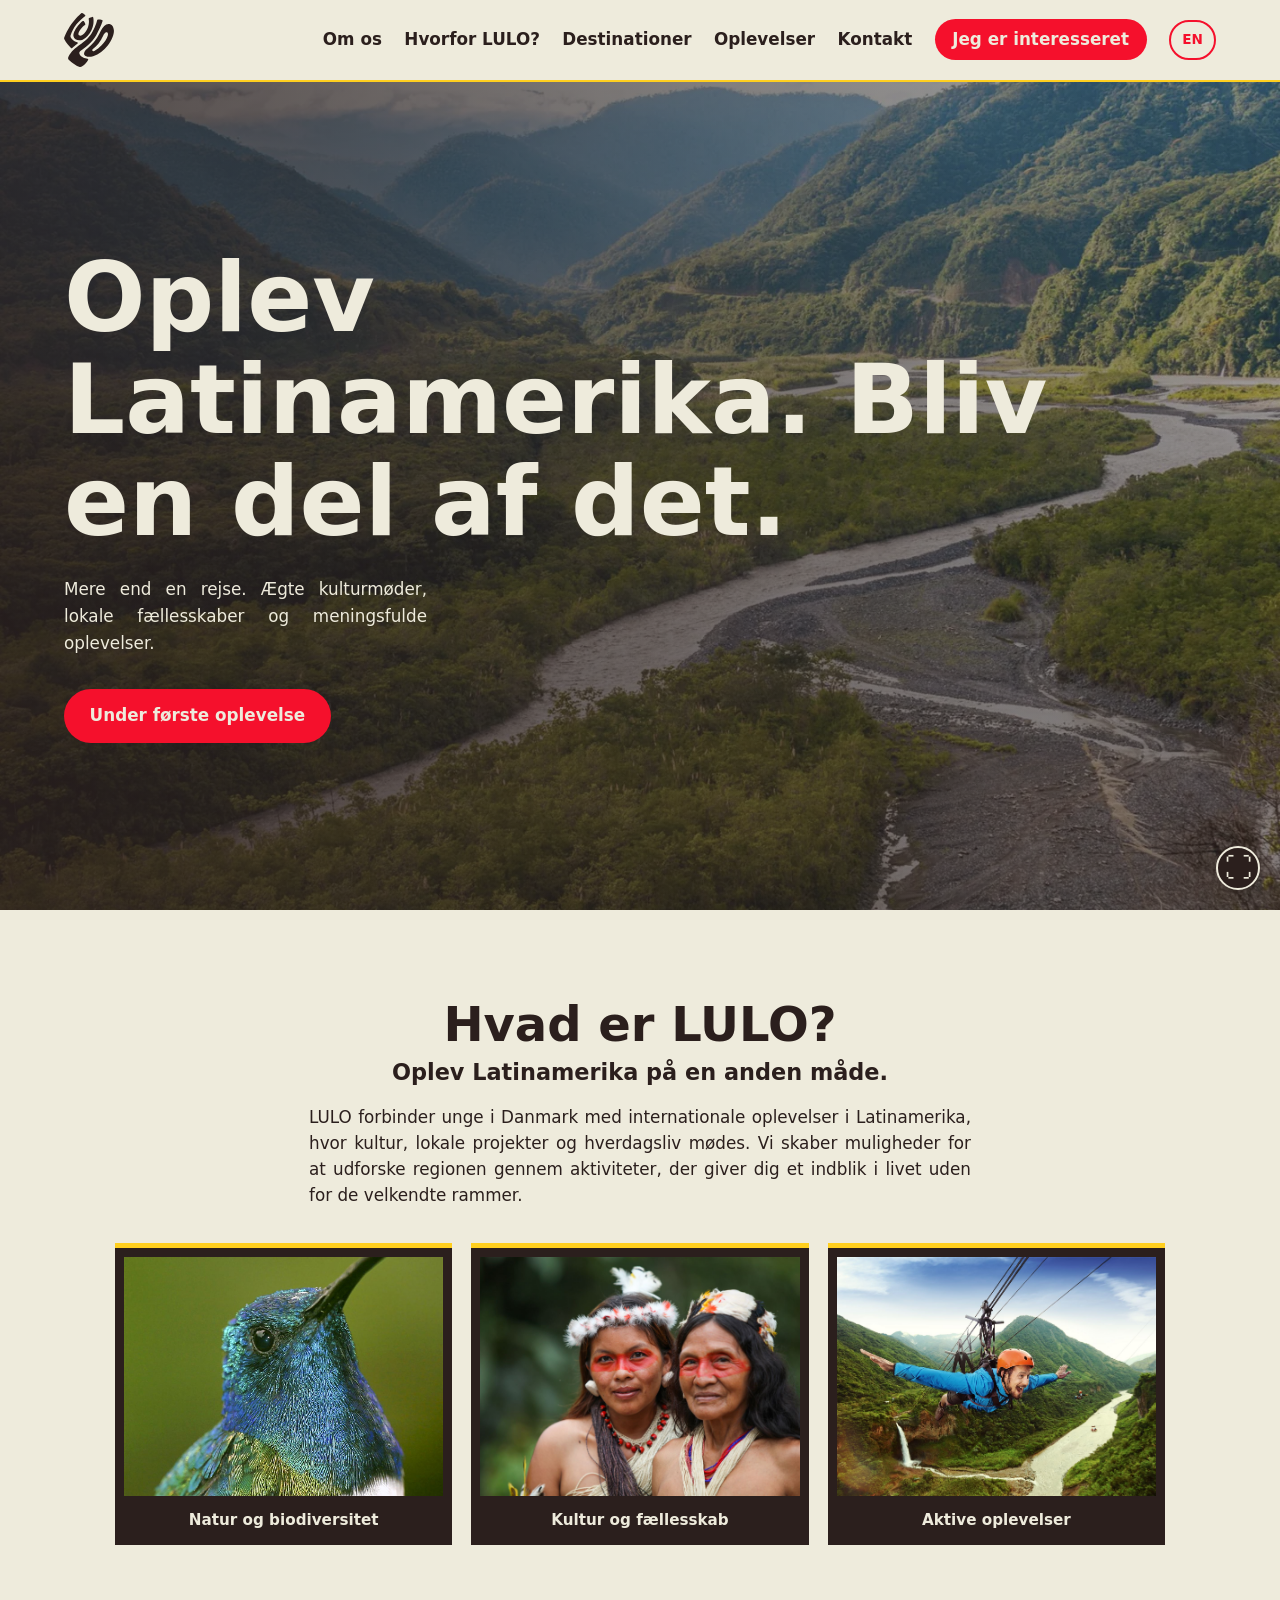
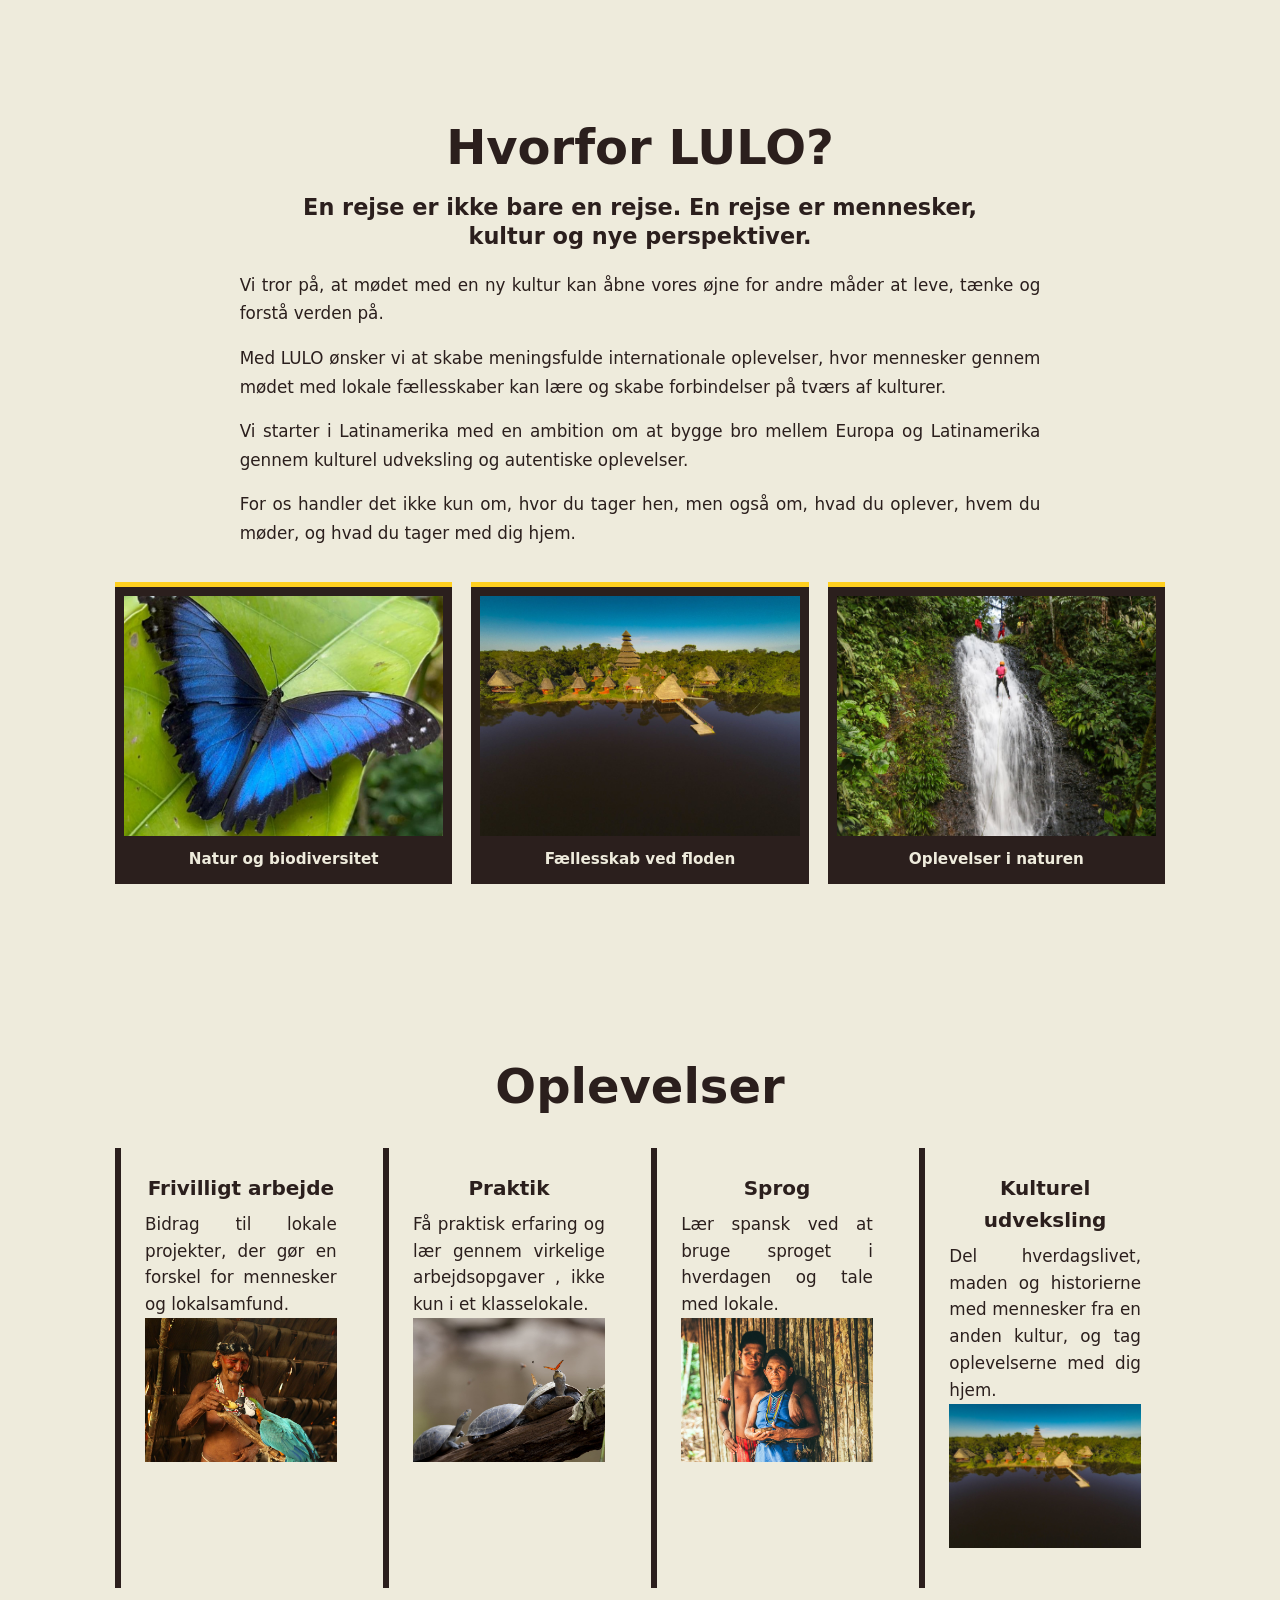
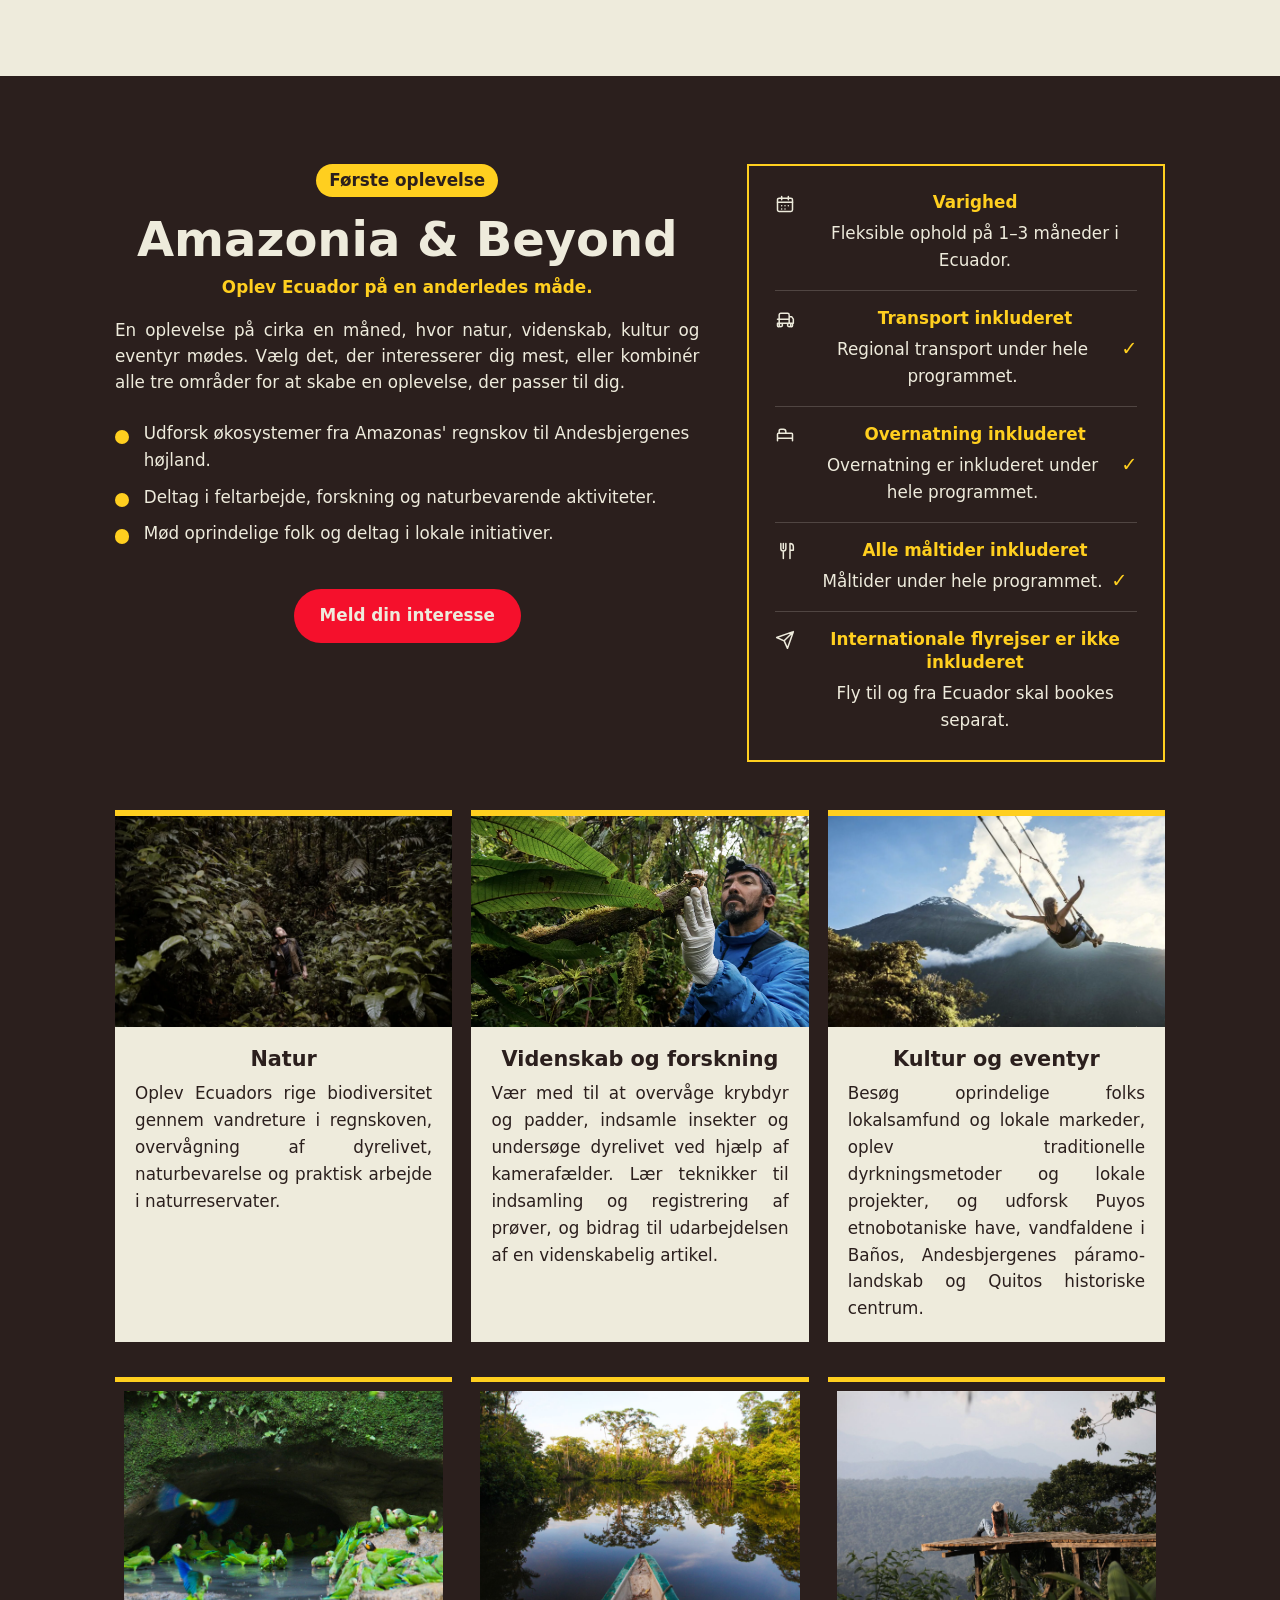
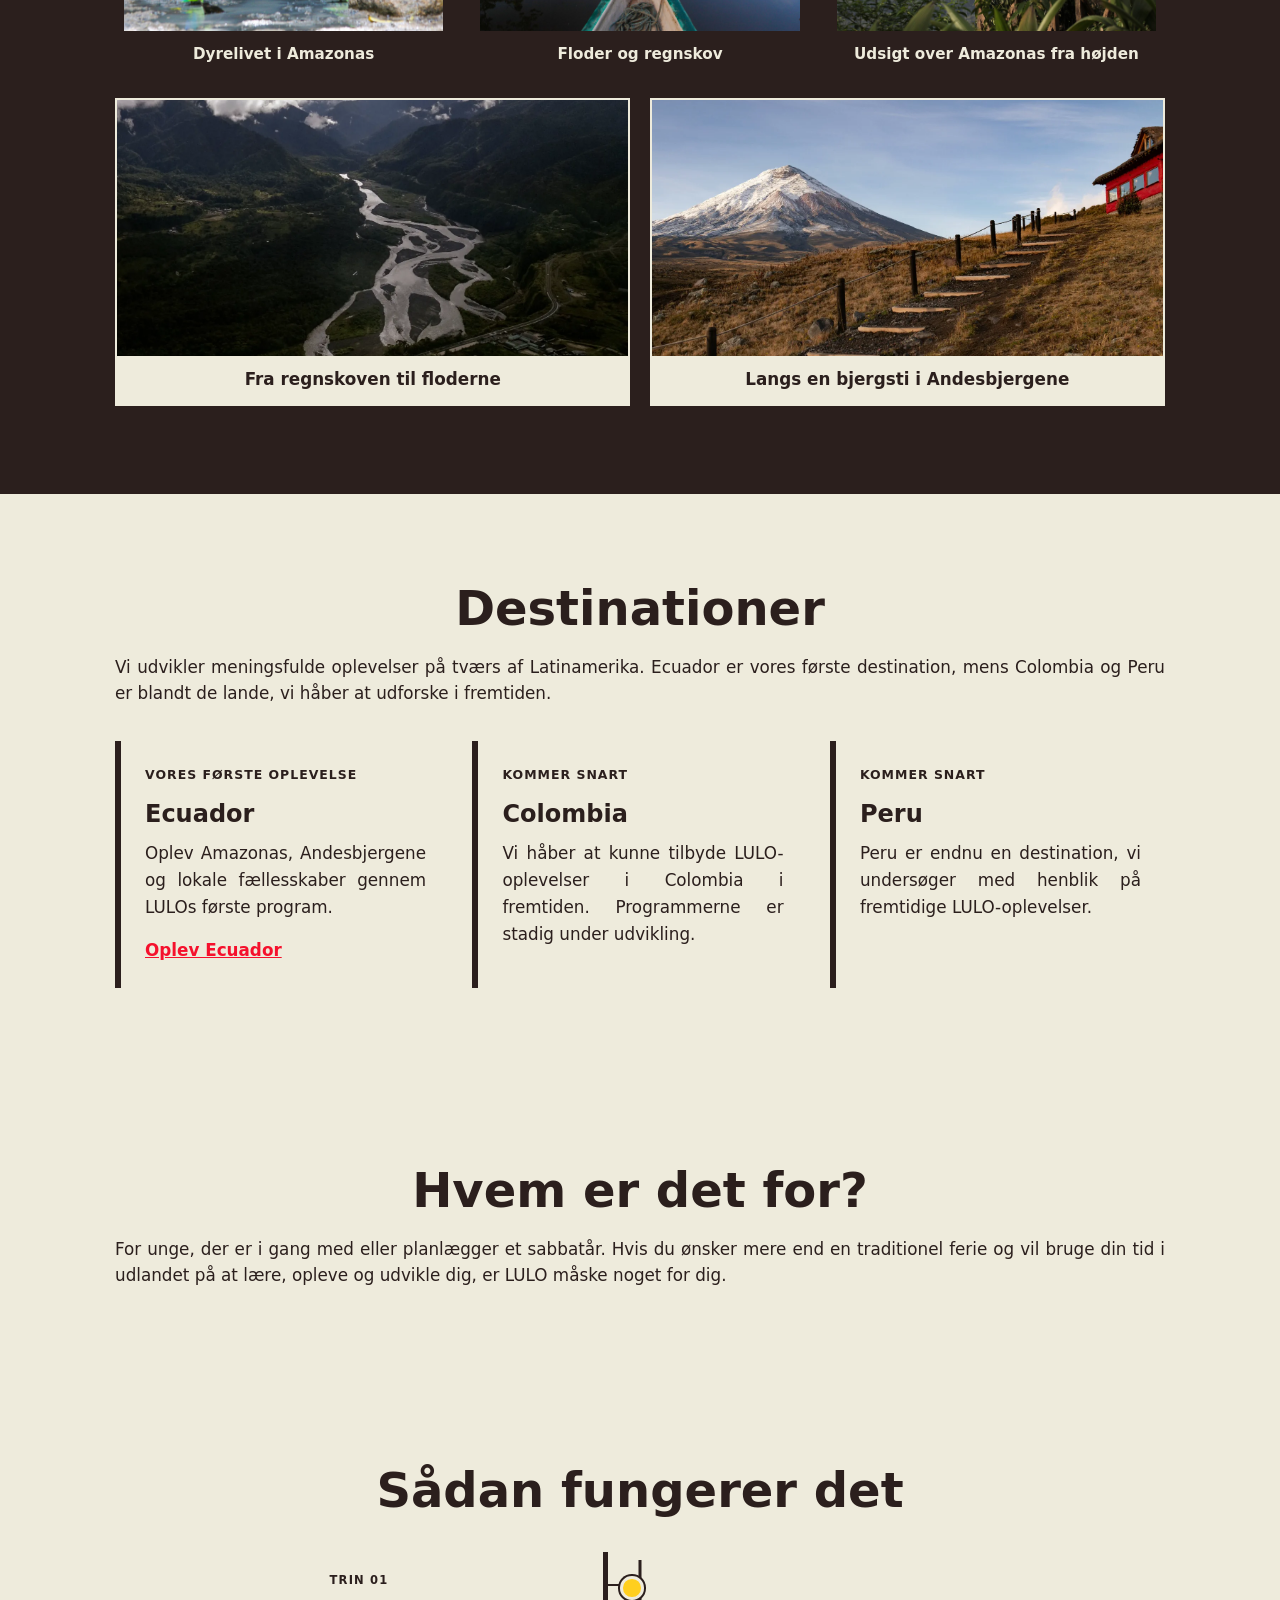
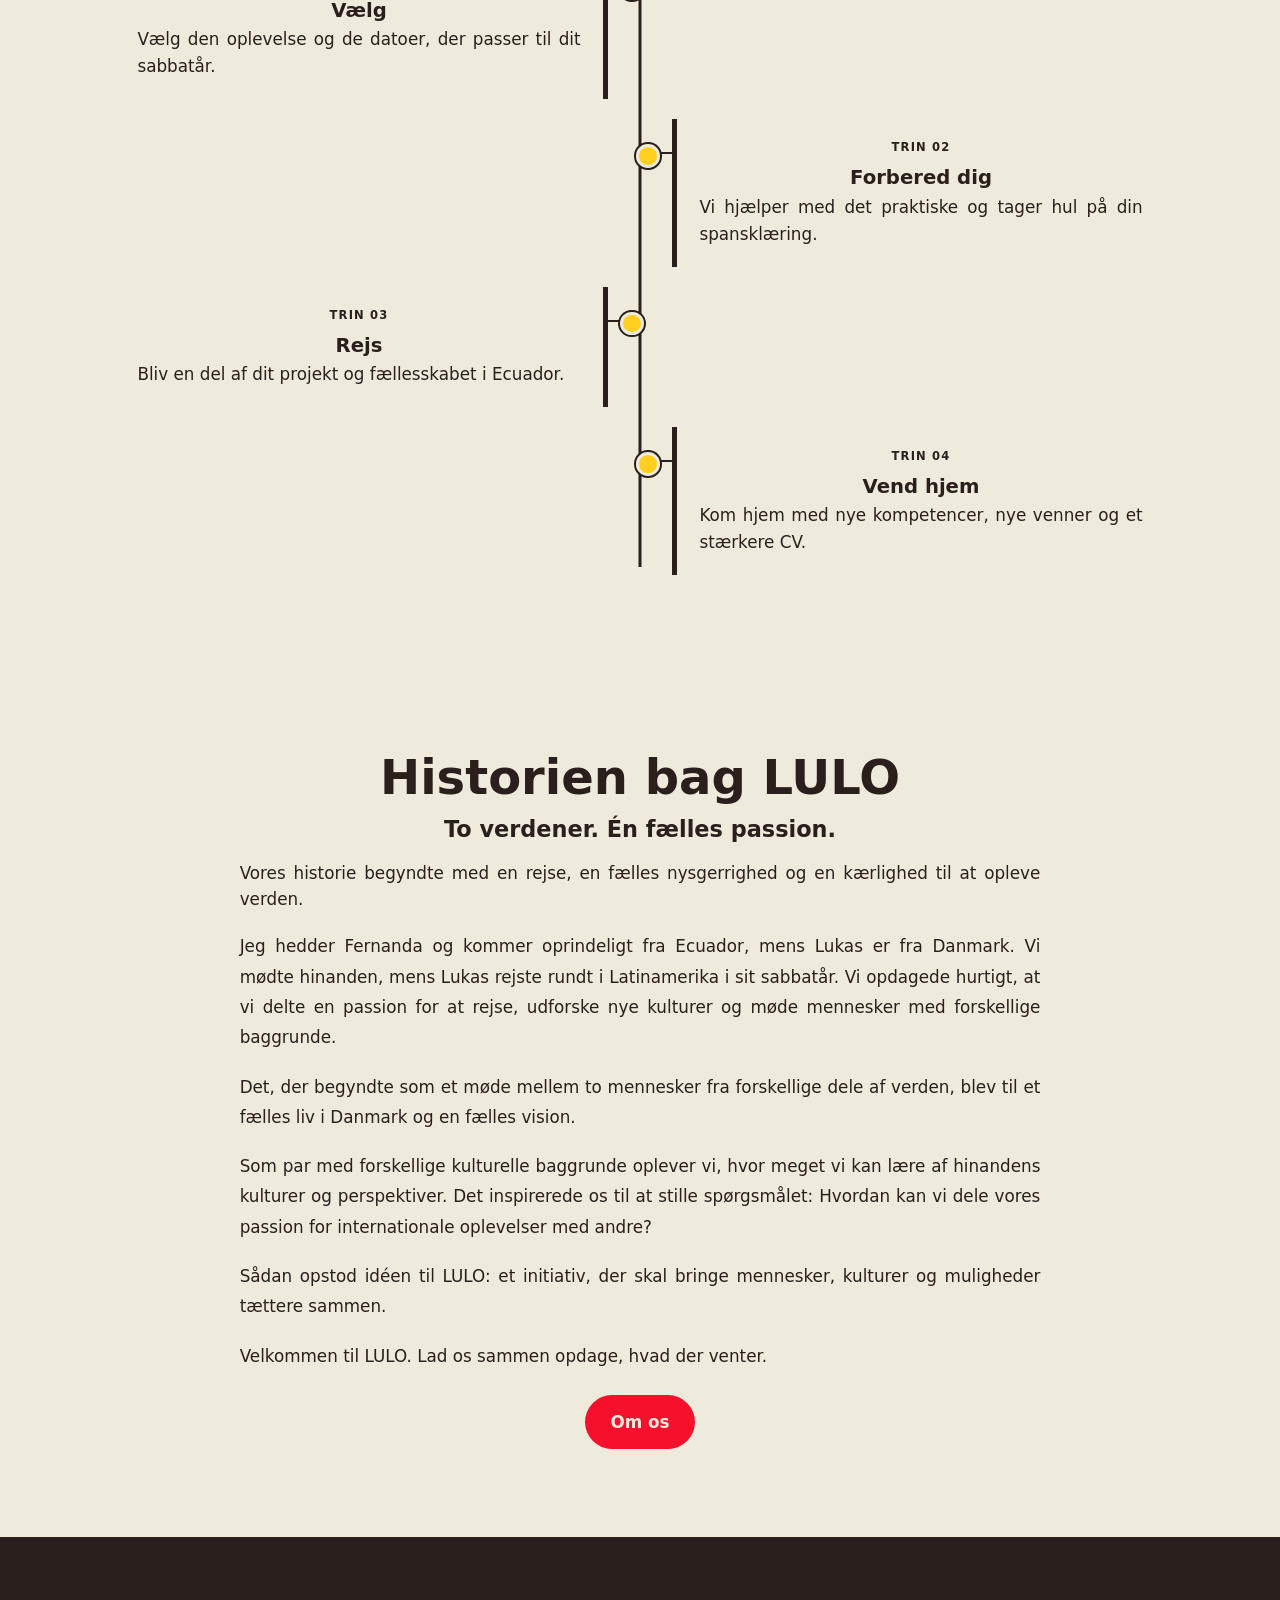
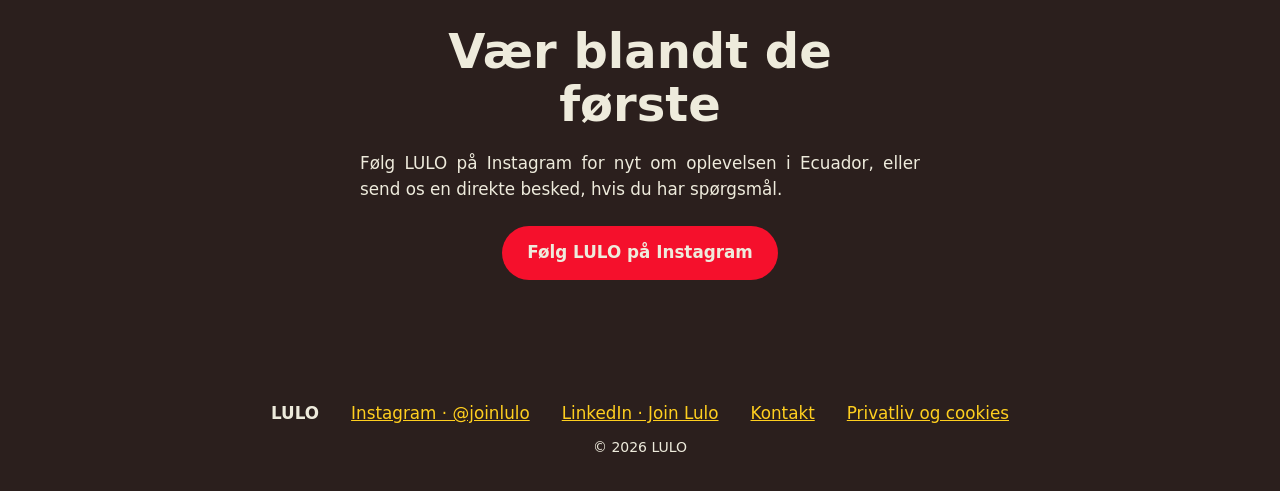
<file: index.html>
<!DOCTYPE html>
<html lang="da">
<head>
  <!-- Basic page information and mobile viewport settings. -->
  <meta charset="utf-8">
  <meta name="viewport" content="width=device-width, initial-scale=1">
  <title>LULO – Oplev Latinamerika. Bliv en del af det.</title>
  <meta name="description" content="LULO forbinder unge danskere med meningsfulde kulturelle oplevelser i Latinamerika. Vi starter i Ecuador.">

  <!-- Use the visitor's system font; no external font request is needed. -->
  <link rel="stylesheet" href="css/style.css">

  <!-- Small icon shown in the browser tab. -->
  <link rel="icon" type="image/svg+xml" href="assets/lulo-logo-dark.svg">
  <link rel="icon" type="image/svg+xml" href="assets/lulo-logo-white.svg" media="(prefers-color-scheme: dark)">
</head>
<body>
  <a class="skip-link" href="#top">Gå til hovedindhold</a>

  <!-- Main navigation links to sections further down the page. -->
  <header class="nav">
    <a class="logo" href="index.html#top" aria-label="LULO – forsiden">
      <img src="assets/lulo-logo-brown.svg" alt="LULO">
    </a>
    <button class="nav-toggle" type="button" aria-label="Åbn menu" aria-expanded="false" aria-controls="primary-navigation">
      <span></span>
      <span></span>
      <span></span>
    </button>
    <nav id="primary-navigation" aria-label="Hovednavigation" lang="da">
      <a href="who-we-are.html">Om os</a>
      <a href="#why">Hvorfor LULO?</a>
      <a href="#destinations">Destinationer</a>
      <a href="#experiences">Oplevelser</a>
      <a href="contact.html">Kontakt</a>
      <a class="btn small" href="#interest">Jeg er interesseret</a>
      <button class="language-toggle" type="button" aria-label="Switch language to English">EN</button>
    </nav>
  </header>

  <main id="top">

    <!-- First section visitors see when they open the site. -->
    <section class="hero">
      <div class="hero-text" lang="da">
        <h1>Oplev Latinamerika. Bliv en del af det.</h1>
        <p>Mere end en rejse. Ægte kulturmøder, lokale fællesskaber og meningsfulde oplevelser.</p>
        <a class="btn" href="#ecuador">Under første oplevelse</a>
      </div>
      <video
        class="hero-video"
        autoplay
        muted
        playsinline
        preload="auto"
        poster="assets/frontpage/product/highland-river.webp"
        aria-label="Video om Ecuadors biodiversitet"
      >
        <source src="assets/frontpage/LULO_finalvideo-hero-part1.mp4" type="video/mp4">
        Din browser understøtter ikke videoafspilning.
      </video>
      <button class="hero-fullscreen" type="button" aria-label="Vis hero i fuld skærm" title="Vis i fuld skærm">⛶</button>
    </section>

    <!-- Explains what LULO is before describing why it exists. -->
    <section class="sec" id="what" lang="da">
      <div class="what-copy">
        <h2>Hvad er LULO?</h2>
        <p class="what-tagline">Oplev Latinamerika på en anden måde.</p>
        <p class="lead">LULO forbinder unge i Danmark med internationale oplevelser i Latinamerika, hvor kultur, lokale projekter og hverdagsliv mødes. Vi skaber muligheder for at udforske regionen gennem aktiviteter, der giver dig et indblik i livet uden for de velkendte rammer.</p>
      </div>
      <div class="theme-gallery intro-theme-gallery" role="group" aria-label="LULOs oplevelser i naturen, kulturen og lokalsamfundene">
        <figure class="theme-photo">
          <img src="assets/lulo-photos/hummingbird.jpg" alt="En kolibri i Ecuadors skyskov" loading="lazy" decoding="async">
          <figcaption>Natur og biodiversitet</figcaption>
        </figure>
        <figure class="theme-photo">
          <img src="assets/lulo-photos/indigenous-community.jpg" alt="To kvinder fra et lokalsamfund i Amazonas" loading="lazy" decoding="async">
          <figcaption>Kultur og fællesskab</figcaption>
        </figure>
        <figure class="theme-photo">
          <img src="assets/lulo-photos/canopy-adventure.jpg" alt="En rejsende oplever en svævebane over en grøn dal i Baños" loading="lazy" decoding="async">
          <figcaption>Aktive oplevelser</figcaption>
        </figure>
      </div>
    </section>

    <!-- Explains the motivation and values behind LULO. -->
    <section class="sec alt" id="why" lang="da">
      <div class="why-copy">
        <h2>Hvorfor LULO?</h2>
        <h3>En rejse er ikke bare en rejse. En rejse er mennesker, kultur og nye perspektiver.</h3>
        <p>Vi tror på, at mødet med en ny kultur kan åbne vores øjne for andre måder at leve, tænke og forstå verden på.</p>
        <p>Med LULO ønsker vi at skabe meningsfulde internationale oplevelser, hvor mennesker gennem mødet med lokale fællesskaber kan lære og skabe forbindelser på tværs af kulturer.</p>
        <p>Vi starter i Latinamerika med en ambition om at bygge bro mellem Europa og Latinamerika gennem kulturel udveksling og autentiske oplevelser.</p>
        <p>For os handler det ikke kun om, hvor du tager hen, men også om, hvad du oplever, hvem du møder, og hvad du tager med dig hjem.</p>
      </div>
      <div class="theme-gallery" role="group" aria-label="Natur, fællesskab og oplevelser i Ecuador">
        <figure class="theme-photo">
          <img src="assets/lulo-photos/butterfly.jpg" alt="En sommerfugl på et blad i den ecuadorianske regnskov" loading="lazy" decoding="async">
          <figcaption>Natur og biodiversitet</figcaption>
        </figure>
        <figure class="theme-photo">
          <img src="assets/lulo-photos/amazon-village.jpg" alt="Et lokalsamfund ved en flod i Amazonas" loading="lazy" decoding="async">
          <figcaption>Fællesskab ved floden</figcaption>
        </figure>
        <figure class="theme-photo">
          <img src="assets/lulo-photos/waterfall-adventure.jpg" alt="Rejsende udforsker et vandfald i den grønne skov" loading="lazy" decoding="async">
          <figcaption>Oplevelser i naturen</figcaption>
        </figure>
      </div>
    </section>

    <!-- Cards describing the different types of experience. -->
    <section class="sec alt" id="experiences" lang="da">
      <h2>Oplevelser</h2>
      <div class="grid four">
        <article class="card reveal">
          <h3>Frivilligt arbejde</h3>
          <p>Bidrag til lokale projekter, der gør en forskel for mennesker og lokalsamfund.</p>
          <img class="experience-photo" src="assets/lulo-photos/community-visit.jpg" alt="Besøgende deltager i en aktivitet sammen med lokale" loading="lazy" decoding="async">
        </article>
        <article class="card reveal">
          <h3>Praktik</h3>
          <p>Få praktisk erfaring og lær gennem virkelige arbejdsopgaver , ikke kun i et klasselokale.</p>
          <img class="experience-photo" src="assets/lulo-photos/wildlife.jpg" alt="En fugl og skildpadder i Amazonas' regnskov" loading="lazy" decoding="async">
        </article>
        <article class="card reveal">
          <h3>Sprog</h3>
          <p>Lær spansk ved at bruge sproget i hverdagen og tale med lokale.</p>
          <img class="experience-photo" src="assets/lulo-photos/indigenous-family.jpg" alt="En mor og et barn fra et lokalsamfund i Amazonas" loading="lazy" decoding="async">
        </article>
        <article class="card reveal">
          <h3>Kulturel udveksling</h3>
          <p>Del hverdagslivet, maden og historierne med mennesker fra en anden kultur, og tag oplevelserne med dig hjem.</p>
          <img class="experience-photo" src="assets/lulo-photos/amazon-village.jpg" alt="Et lokalsamfund ved en flod i Amazonas" loading="lazy" decoding="async">
        </article>
      </div>

    </section>

    <!-- Details about the first programme, based in Ecuador. -->
    <section class="sec dark" id="ecuador" lang="da">
      <div class="product">
        <div>
          <p class="tag">Første oplevelse</p>
          <h2>Amazonia &amp; Beyond</h2>
          <p class="tagline">Oplev Ecuador på en anderledes måde.</p>
          <p class="lead">En oplevelse på cirka en måned, hvor natur, videnskab, kultur og eventyr mødes. Vælg det, der interesserer dig mest, eller kombinér alle tre områder for at skabe en oplevelse, der passer til dig.</p>
          <ul class="ticks">
            <li>Udforsk økosystemer fra Amazonas' regnskov til Andesbjergenes højland.</li>
            <li>Deltag i feltarbejde, forskning og naturbevarende aktiviteter.</li>
            <li>Mød oprindelige folk og deltag i lokale initiativer.</li>
          </ul>
          <a class="btn yellow" href="#interest">Meld din interesse</a>
        </div>
        <aside class="facts">
          <dl>
            <div class="fact-item">
              <svg class="fact-icon" viewBox="0 0 24 24" aria-hidden="true" focusable="false">
                <rect x="3" y="5" width="18" height="16" rx="2"></rect>
                <path d="M16 3v4M8 3v4M3 10h18M8 14h.01M12 14h.01M16 14h.01M8 18h.01M12 18h.01"></path>
              </svg>
              <div>
                <dt>Varighed</dt>
                <dd>Fleksible ophold på 1–3 måneder i Ecuador.</dd>
              </div>
            </div>
            <div class="fact-item">
              <svg class="fact-icon" viewBox="0 0 24 24" aria-hidden="true" focusable="false">
                <path d="M5 16V6a2 2 0 0 1 2-2h8a2 2 0 0 1 2 2v10M3 16h18v3a1 1 0 0 1-1 1h-1M5 20H4a1 1 0 0 1-1-1v-3M17 8h3l2 3v5h-5M3 11h14M7 20a2 2 0 1 0 0-4 2 2 0 0 0 0 4ZM17 20a2 2 0 1 0 0-4 2 2 0 0 0 0 4Z"></path>
              </svg>
              <div>
                <dt>Transport inkluderet</dt>
                <dd class="fact-description">Regional transport under hele programmet.<span class="fact-check" aria-hidden="true">✓</span></dd>
              </div>
            </div>
            <div class="fact-item">
              <svg class="fact-icon" viewBox="0 0 24 24" aria-hidden="true" focusable="false">
                <rect x="3" y="10" width="18" height="6" rx="1"></rect>
                <path d="M5 10V7a2 2 0 0 1 2-2h3a3 3 0 0 1 3 3v2M3 16v3M21 16v3"></path>
              </svg>
              <div>
                <dt>Overnatning inkluderet</dt>
                <dd class="fact-description">Overnatning er inkluderet under hele programmet.<span class="fact-check" aria-hidden="true">✓</span></dd>
              </div>
            </div>
            <div class="fact-item">
              <svg class="fact-icon" viewBox="0 0 24 24" aria-hidden="true" focusable="false">
                <path d="M7 3v6M10 3v6M13 3v6M7 9a3 3 0 0 0 6 0M10 12v9M18 3v18M18 3a4 4 0 0 1 4 4v4h-4"></path>
              </svg>
              <div>
                <dt>Alle måltider inkluderet</dt>
                <dd class="fact-description">Måltider under hele programmet.<span class="fact-check" aria-hidden="true">✓</span></dd>
              </div>
            </div>
            <div class="fact-item">
              <svg class="fact-icon" viewBox="0 0 24 24" aria-hidden="true" focusable="false">
                <path d="m22 2-7 20-4-9-9-4 20-7ZM22 2 11 13"></path>
              </svg>
              <div>
                <dt>Internationale flyrejser er ikke inkluderet</dt>
                <dd>Fly til og fra Ecuador skal bookes separat.</dd>
              </div>
            </div>
          </dl>
        </aside>
      </div>

      <div class="product-highlights">
        <article class="product-category">
          <img src="assets/frontpage/product/rainforest-explorer.webp" alt="En person udforsker den tætte regnskov" loading="lazy" decoding="async">
          <div class="product-category-copy">
            <h3>Natur</h3>
            <p>Oplev Ecuadors rige biodiversitet gennem vandreture i regnskoven, overvågning af dyrelivet, naturbevarelse og praktisk arbejde i naturreservater.</p>
          </div>
        </article>
        <article class="product-category">
          <img src="assets/frontpage/product/wildlife-research.webp" alt="En forsker undersøger en lille frø i regnskoven" loading="lazy" decoding="async">
          <div class="product-category-copy">
            <h3>Videnskab og forskning</h3>
            <p>Vær med til at overvåge krybdyr og padder, indsamle insekter og undersøge dyrelivet ved hjælp af kamerafælder. Lær teknikker til indsamling og registrering af prøver, og bidrag til udarbejdelsen af en videnskabelig artikel.</p>
          </div>
        </article>
        <article class="product-category">
          <img src="assets/frontpage/product/culture-adventure.webp" alt="En besøgende svinger sig over en andinsk dal med en vulkan i baggrunden" loading="lazy" decoding="async">
          <div class="product-category-copy">
            <h3>Kultur og eventyr</h3>
            <p>Besøg oprindelige folks lokalsamfund og lokale markeder, oplev traditionelle dyrkningsmetoder og lokale projekter, og udforsk Puyos etnobotaniske have, vandfaldene i Baños, Andesbjergenes páramo-landskab og Quitos historiske centrum.</p>
          </div>
        </article>
      </div>

      <div class="theme-gallery product-photo-gallery" role="group" aria-label="Biodiversitet, floder og landskaber i Amazonas">
        <figure class="theme-photo">
          <img src="assets/lulo-photos/parrots.jpg" alt="Farverige papegøjer i Amazonas' regnskov" loading="lazy" decoding="async">
          <figcaption>Dyrelivet i Amazonas</figcaption>
        </figure>
        <figure class="theme-photo">
          <img src="assets/lulo-photos/amazon-river.jpg" alt="En kano på en flod omgivet af Amazonas' regnskov" loading="lazy" decoding="async">
          <figcaption>Floder og regnskov</figcaption>
        </figure>
        <figure class="theme-photo">
          <img src="assets/lulo-photos/lagoon-lookout.jpg" alt="Udsigt over Amazonas' grønne landskab fra en platform" loading="lazy" decoding="async">
          <figcaption>Udsigt over Amazonas fra højden</figcaption>
        </figure>
      </div>

      <div class="product-landscapes">
        <figure class="product-landscape">
          <img src="assets/frontpage/product/river-valley.webp" alt="En flod snor sig gennem en skovklædt dal" loading="lazy" decoding="async">
          <figcaption>Fra regnskoven til floderne</figcaption>
        </figure>
        <figure class="product-landscape">
          <img src="assets/frontpage/product/andean-adventure.webp" alt="En snedækket vulkan og en bjergsti i Ecuadors højland" loading="lazy" decoding="async">
          <figcaption>Langs en bjergsti i Andesbjergene</figcaption>
        </figure>
      </div>

    </section>

    <!-- Introduces the destinations, distinguishing the current programme from future plans. -->
    <section class="sec alt" id="destinations" lang="da">
      <h2>Destinationer</h2>
      <p class="lead">Vi udvikler meningsfulde oplevelser på tværs af Latinamerika. Ecuador er vores første destination, mens Colombia og Peru er blandt de lande, vi håber at udforske i fremtiden.</p>
      <div class="grid three destination-grid">
        <article class="card destination-card">
          <p class="destination-status">Vores første oplevelse</p>
          <h3>Ecuador</h3>
          <p>Oplev Amazonas, Andesbjergene og lokale fællesskaber gennem LULOs første program.</p>
          <a href="#ecuador">Oplev Ecuador</a>
        </article>
        <article class="card destination-card destination-card-upcoming">
          <p class="destination-status">Kommer snart</p>
          <h3>Colombia</h3>
          <p>Vi håber at kunne tilbyde LULO-oplevelser i Colombia i fremtiden. Programmerne er stadig under udvikling.</p>
        </article>
        <article class="card destination-card destination-card-upcoming">
          <p class="destination-status">Kommer snart</p>
          <h3>Peru</h3>
          <p>Peru er endnu en destination, vi undersøger med henblik på fremtidige LULO-oplevelser.</p>
        </article>
      </div>
    </section>

    <!-- Helps visitors decide whether the programme suits them. -->
    <section class="sec alt" id="who" lang="da">
      <h2>Hvem er det for?</h2>
      <p class="lead">For unge, der er i gang med eller planlægger et sabbatår. Hvis du ønsker mere end en traditionel ferie og vil bruge din tid i udlandet på at lære, opleve og udvikle dig, er LULO måske noget for dig.</p>
    </section>

    <!-- Four steps from choosing an experience to returning home. -->
    <section class="sec" id="how" lang="da">
      <h2>Sådan fungerer det</h2>
      <ol class="steps">
        <li class="reveal">
          <h3>Vælg</h3>
          <p>Vælg den oplevelse og de datoer, der passer til dit sabbatår.</p>
        </li>
        <li class="reveal">
          <h3>Forbered dig</h3>
          <p>Vi hjælper med det praktiske og tager hul på din spansklæring.</p>
        </li>
        <li class="reveal">
          <h3>Rejs</h3>
          <p>Bliv en del af dit projekt og fællesskabet i Ecuador.</p>
        </li>
        <li class="reveal">
          <h3>Vend hjem</h3>
          <p>Kom hjem med nye kompetencer, nye venner og et stærkere CV.</p>
        </li>
      </ol>
    </section>

    <!-- LULO's story appears near the end, before the final call to action. -->
    <section class="sec alt" id="story" lang="da">
      <div class="story-content">
        <h2>Historien bag LULO</h2>
        <h3 class="story-subtitle">To verdener. Én fælles passion.</h3>
        <p class="lead">Vores historie begyndte med en rejse, en fælles nysgerrighed og en kærlighed til at opleve verden.</p>
        <p>Jeg hedder Fernanda og kommer oprindeligt fra Ecuador, mens Lukas er fra Danmark. Vi mødte hinanden, mens Lukas rejste rundt i Latinamerika i sit sabbatår. Vi opdagede hurtigt, at vi delte en passion for at rejse, udforske nye kulturer og møde mennesker med forskellige baggrunde.</p>
        <p>Det, der begyndte som et møde mellem to mennesker fra forskellige dele af verden, blev til et fælles liv i Danmark og en fælles vision.</p>
        <p>Som par med forskellige kulturelle baggrunde oplever vi, hvor meget vi kan lære af hinandens kulturer og perspektiver. Det inspirerede os til at stille spørgsmålet: Hvordan kan vi dele vores passion for internationale oplevelser med andre?</p>
        <p>Sådan opstod idéen til LULO: et initiativ, der skal bringe mennesker, kulturer og muligheder tættere sammen.</p>
        <p>Velkommen til LULO. Lad os sammen opdage, hvad der venter.</p>
        <a class="btn" href="who-we-are.html">Om os</a>
      </div>
    </section>

    <!-- Contact visitors through LULO's current Instagram channel. -->
    <section class="sec dark" id="interest">
      <div class="form-wrap">
        <h2>Vær blandt de første</h2>
        <p class="lead">Følg LULO på Instagram for nyt om oplevelsen i Ecuador, eller send os en direkte besked, hvis du har spørgsmål.</p>
        <a class="btn yellow" href="https://www.instagram.com/joinlulo/" target="_blank" rel="noopener noreferrer">Følg LULO på Instagram</a>
      </div>
    </section>

  </main>

  <!-- Contact and legal links at the bottom of the page. -->
  <footer class="footer">
    <strong>LULO</strong>
    <a href="https://www.instagram.com/joinlulo/" target="_blank" rel="noopener noreferrer" aria-label="Følg LULO på Instagram, @joinlulo">Instagram · @joinlulo</a>
    <a href="https://www.linkedin.com/company/luloconnect/about/?viewAsMember=true" target="_blank" rel="noopener noreferrer" aria-label="LULO på LinkedIn">LinkedIn · Join Lulo</a>
    <a href="contact.html">Kontakt</a>
    <a href="privacy.html">Privatliv og cookies</a>
    <small>© 2026 LULO</small>
  </footer>

  <!-- Interactive behaviour such as the navigation and reveal animations. -->
  <script src="js/main.js"></script>
  <script src="js/language.js"></script>
</body>
</html>
</file>
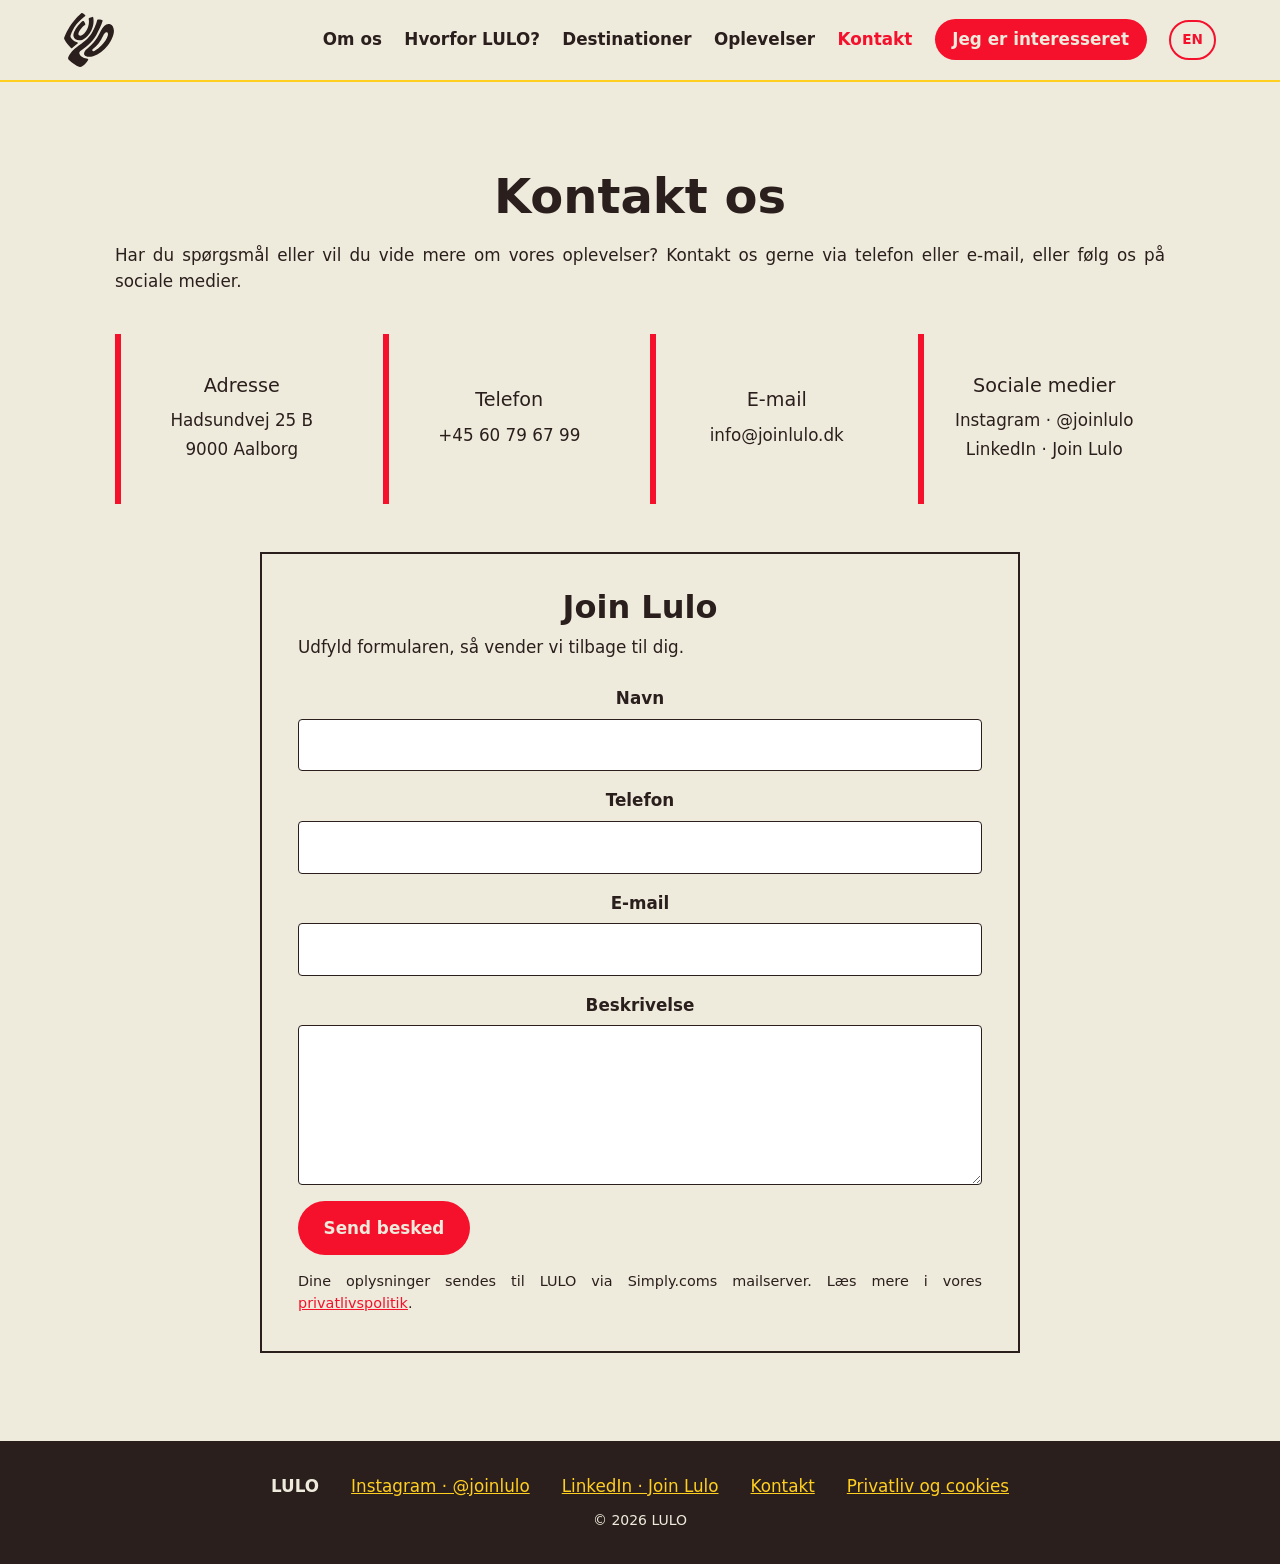
<file: contact.html>
<!DOCTYPE html>
<html lang="da">
<head>
  <meta charset="utf-8">
  <meta name="viewport" content="width=device-width, initial-scale=1">
  <title>Kontakt | LULO</title>
  <meta name="description" content="Kontakt LULO via adresse, telefon, e-mail, Instagram eller LinkedIn.">
  <link rel="stylesheet" href="css/style.css">
  <link rel="icon" type="image/svg+xml" href="assets/lulo-logo-dark.svg">
  <link rel="icon" type="image/svg+xml" href="assets/lulo-logo-white.svg" media="(prefers-color-scheme: dark)">
</head>
<body>
  <a class="skip-link" href="#top">Gå til hovedindhold</a>

  <header class="nav">
    <a class="logo" href="index.html#top" aria-label="LULO – forsiden">
      <img src="assets/lulo-logo-brown.svg" alt="LULO">
    </a>
    <button class="nav-toggle" type="button" aria-label="Åbn menu" aria-expanded="false" aria-controls="primary-navigation">
      <span></span><span></span><span></span>
    </button>
    <nav id="primary-navigation" aria-label="Hovednavigation" lang="da">
      <a href="who-we-are.html">Om os</a>
      <a href="index.html#why">Hvorfor LULO?</a>
      <a href="index.html#destinations">Destinationer</a>
      <a href="index.html#experiences">Oplevelser</a>
      <a href="contact.html" aria-current="page">Kontakt</a>
      <a class="btn small" href="index.html#interest">Jeg er interesseret</a>
      <button class="language-toggle" type="button" aria-label="Switch language to English">EN</button>
    </nav>
  </header>

  <main id="top">
    <section class="sec contact-page">
      <h1>Kontakt os</h1>
      <p class="lead">Har du spørgsmål eller vil du vide mere om vores oplevelser? Kontakt os gerne via telefon eller e-mail, eller følg os på sociale medier.</p>

      <div class="contact-grid">
        <article class="card contact-card">
          <h2>Adresse</h2>
          <address>Hadsundvej 25 B<br>9000 Aalborg</address>
        </article>
        <article class="card contact-card">
          <h2>Telefon</h2>
          <p><a href="tel:+4560796799">+45 60 79 67 99</a></p>
        </article>
        <article class="card contact-card">
          <h2>E-mail</h2>
          <p><a href="mailto:info@joinlulo.dk">info@joinlulo.dk</a></p>
        </article>
        <article class="card contact-card">
          <h2>Sociale medier</h2>
          <p><a href="https://www.instagram.com/joinlulo/" target="_blank" rel="noopener noreferrer">Instagram · @joinlulo</a></p>
          <p><a href="https://www.linkedin.com/company/luloconnect/about/?viewAsMember=true" target="_blank" rel="noopener noreferrer">LinkedIn · Join Lulo</a></p>
        </article>
      </div>

      <div class="contact-form-wrap">
        <h2>Join Lulo</h2>
        <p class="contact-form-intro">Udfyld formularen, så vender vi tilbage til dig.</p>
        <form class="contact-form" id="contact-form" action="contact-handler.php" method="POST">
          <div class="form-honeypot" aria-hidden="true">
            <label for="company-website">Lad dette felt stå tomt</label>
            <input id="company-website" type="text" name="_honey" tabindex="-1" autocomplete="off">
          </div>

          <div class="contact-form-field">
            <label for="contact-name">Navn</label>
            <input id="contact-name" type="text" name="name" autocomplete="name" required>
          </div>
          <div class="contact-form-field">
            <label for="contact-phone">Telefon</label>
            <input id="contact-phone" type="tel" name="phone" autocomplete="tel">
          </div>
          <div class="contact-form-field">
            <label for="contact-email">E-mail</label>
            <input id="contact-email" type="email" name="email" autocomplete="email" required>
          </div>
          <div class="contact-form-field">
            <label for="contact-description">Beskrivelse</label>
            <textarea id="contact-description" name="description" rows="5" required></textarea>
          </div>
          <button class="btn" type="submit">Send besked</button>
          <p class="contact-form-privacy">Dine oplysninger sendes til LULO via Simply.coms mailserver. Læs mere i vores <a href="privacy.html">privatlivspolitik</a>.</p>
        </form>
      </div>
    </section>
  </main>

  <footer class="footer">
    <strong>LULO</strong>
    <a href="https://www.instagram.com/joinlulo/" target="_blank" rel="noopener noreferrer" aria-label="Følg LULO på Instagram, @joinlulo">Instagram · @joinlulo</a>
    <a href="https://www.linkedin.com/company/luloconnect/about/?viewAsMember=true" target="_blank" rel="noopener noreferrer" aria-label="LULO på LinkedIn">LinkedIn · Join Lulo</a>
    <a href="contact.html" aria-current="page">Kontakt</a>
    <a href="privacy.html">Privatliv og cookies</a>
    <small>© 2026 LULO</small>
  </footer>

  <script src="js/main.js"></script>
  <script src="js/language.js"></script>
</body>
</html>
</file>
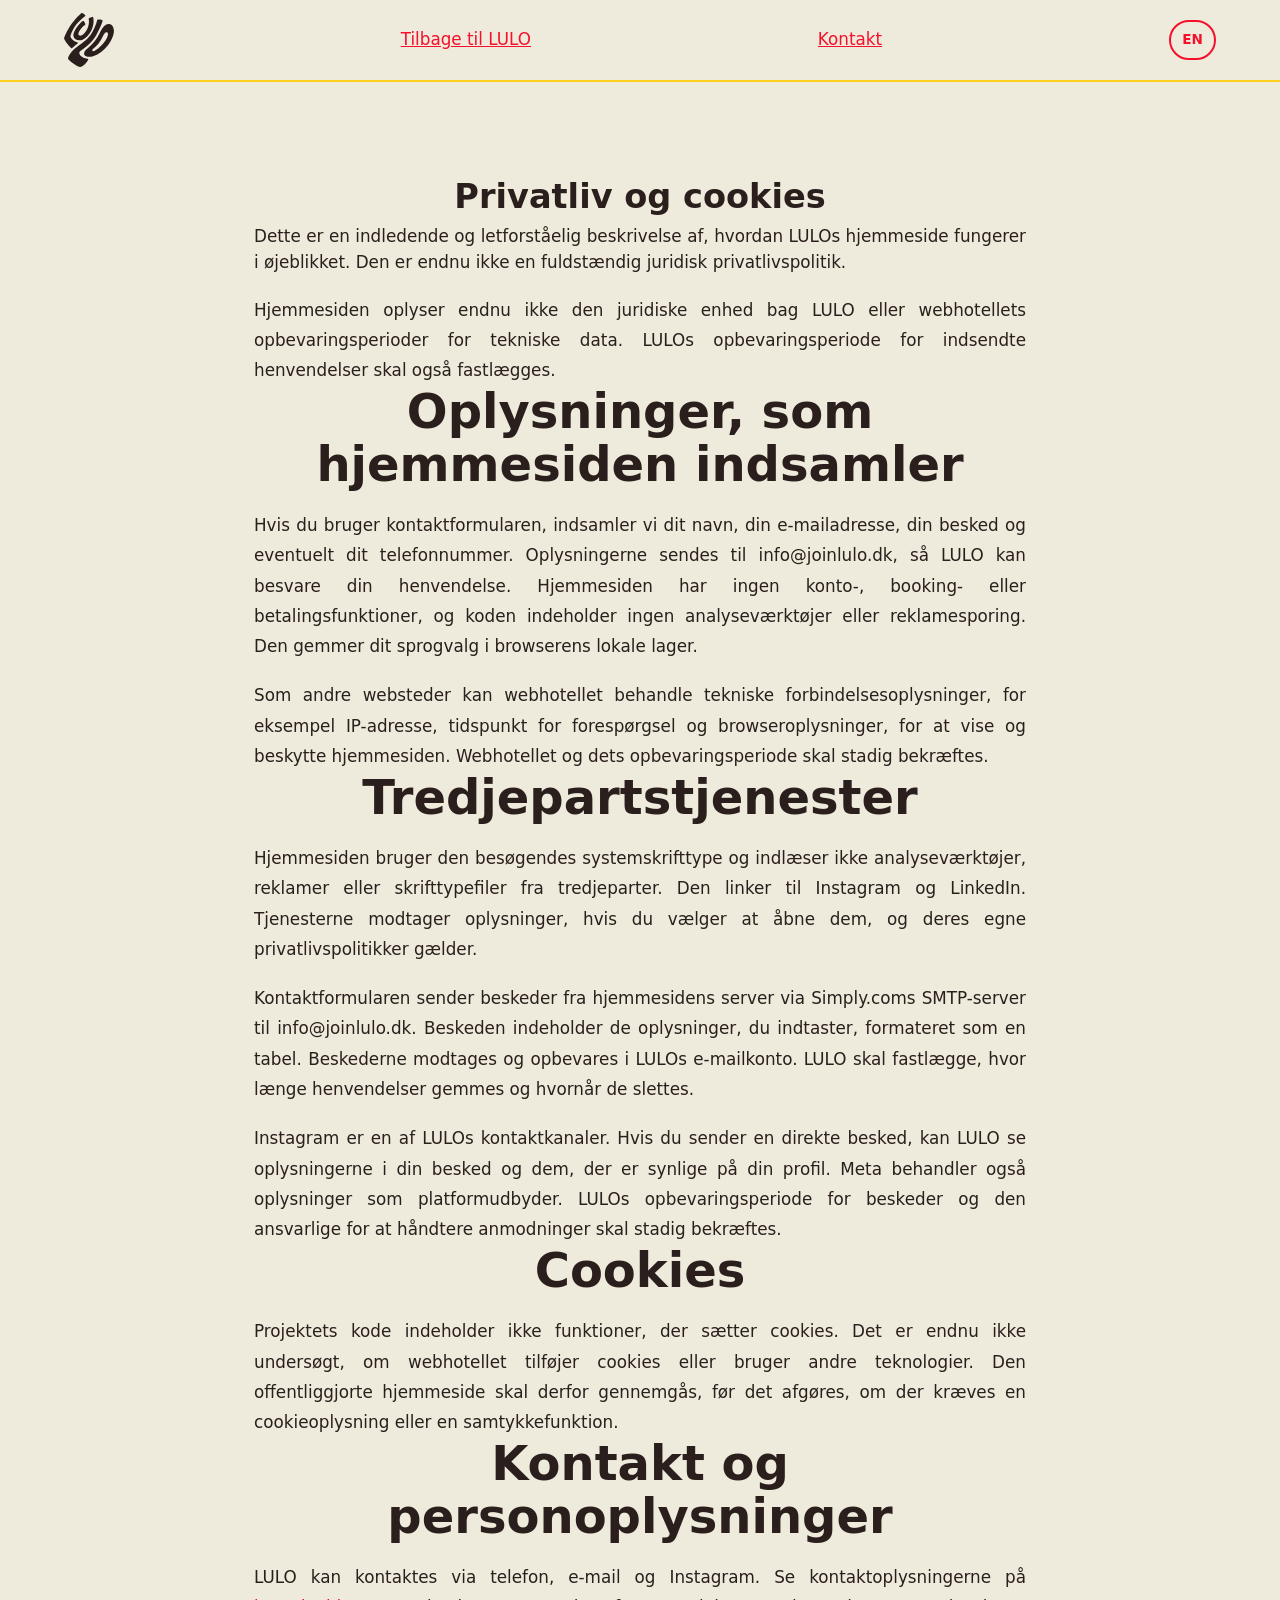
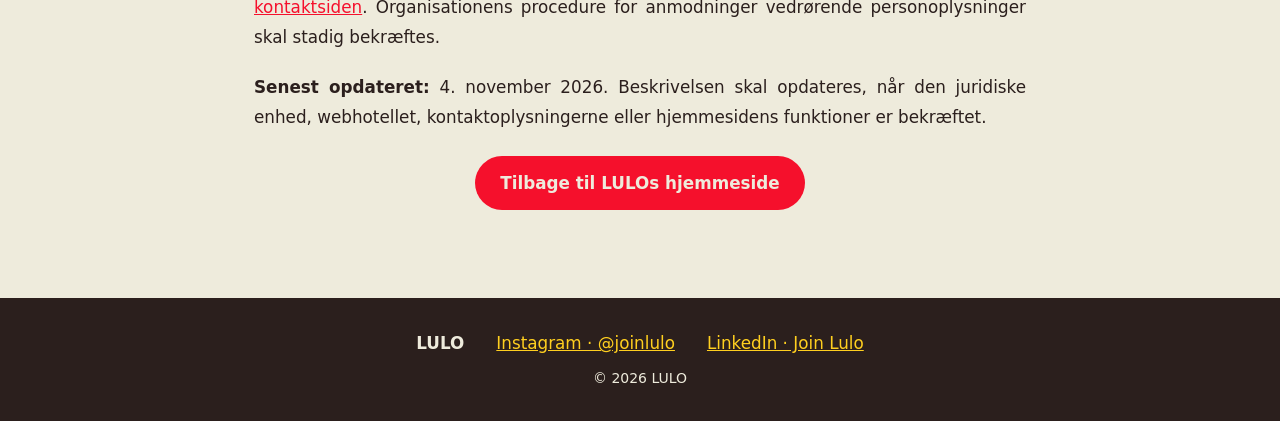
<file: privacy.html>
<!DOCTYPE html>
<html lang="da">
<head>
  <meta charset="utf-8">
  <meta name="viewport" content="width=device-width, initial-scale=1">
  <title>Privatliv og cookies | LULO</title>
  <meta name="description" content="Indledende information om privatliv og cookies på LULOs hjemmeside.">
  <link rel="stylesheet" href="css/style.css">
  <link rel="icon" type="image/svg+xml" href="assets/lulo-logo-dark.svg">
  <link rel="icon" type="image/svg+xml" href="assets/lulo-logo-white.svg" media="(prefers-color-scheme: dark)">
</head>
<body>
  <a class="skip-link" href="#top">Gå til hovedindhold</a>
  <header class="nav">
    <a class="logo" href="index.html#top" aria-label="LULO – forsiden">
      <img src="assets/lulo-logo-brown.svg" alt="LULO">
    </a>
    <a href="index.html">Tilbage til LULO</a>
    <a href="contact.html">Kontakt</a>
    <button class="language-toggle" type="button" aria-label="Switch language to English">EN</button>
  </header>

  <main class="sec story-content" id="top">
    <h1>Privatliv og cookies</h1>
    <p class="lead">Dette er en indledende og letforståelig beskrivelse af, hvordan LULOs hjemmeside fungerer i øjeblikket. Den er endnu ikke en fuldstændig juridisk privatlivspolitik.</p>
    <p>Hjemmesiden oplyser endnu ikke den juridiske enhed bag LULO eller webhotellets opbevaringsperioder for tekniske data. LULOs opbevaringsperiode for indsendte henvendelser skal også fastlægges.</p>

    <h2>Oplysninger, som hjemmesiden indsamler</h2>
    <p>Hvis du bruger kontaktformularen, indsamler vi dit navn, din e-mailadresse, din besked og eventuelt dit telefonnummer. Oplysningerne sendes til info@joinlulo.dk, så LULO kan besvare din henvendelse. Hjemmesiden har ingen konto-, booking- eller betalingsfunktioner, og koden indeholder ingen analyseværktøjer eller reklamesporing. Den gemmer dit sprogvalg i browserens lokale lager.</p>
    <p>Som andre websteder kan webhotellet behandle tekniske forbindelsesoplysninger, for eksempel IP-adresse, tidspunkt for forespørgsel og browseroplysninger, for at vise og beskytte hjemmesiden. Webhotellet og dets opbevaringsperiode skal stadig bekræftes.</p>

    <h2>Tredjepartstjenester</h2>
    <p>Hjemmesiden bruger den besøgendes systemskrifttype og indlæser ikke analyseværktøjer, reklamer eller skrifttypefiler fra tredjeparter. Den linker til Instagram og LinkedIn. Tjenesterne modtager oplysninger, hvis du vælger at åbne dem, og deres egne privatlivspolitikker gælder.</p>
    <p>Kontaktformularen sender beskeder fra hjemmesidens server via Simply.coms SMTP-server til info@joinlulo.dk. Beskeden indeholder de oplysninger, du indtaster, formateret som en tabel. Beskederne modtages og opbevares i LULOs e-mailkonto. LULO skal fastlægge, hvor længe henvendelser gemmes og hvornår de slettes.</p>
    <p>Instagram er en af LULOs kontaktkanaler. Hvis du sender en direkte besked, kan LULO se oplysningerne i din besked og dem, der er synlige på din profil. Meta behandler også oplysninger som platformudbyder. LULOs opbevaringsperiode for beskeder og den ansvarlige for at håndtere anmodninger skal stadig bekræftes.</p>

    <h2>Cookies</h2>
    <p>Projektets kode indeholder ikke funktioner, der sætter cookies. Det er endnu ikke undersøgt, om webhotellet tilføjer cookies eller bruger andre teknologier. Den offentliggjorte hjemmeside skal derfor gennemgås, før det afgøres, om der kræves en cookieoplysning eller en samtykkefunktion.</p>

    <h2>Kontakt og personoplysninger</h2>
    <p>LULO kan kontaktes via telefon, e-mail og Instagram. Se kontaktoplysningerne på <a href="contact.html">kontaktsiden</a>. Organisationens procedure for anmodninger vedrørende personoplysninger skal stadig bekræftes.</p>

    <p class="privacy-update"><strong>Senest opdateret:</strong> 4. november 2026. Beskrivelsen skal opdateres, når den juridiske enhed, webhotellet, kontaktoplysningerne eller hjemmesidens funktioner er bekræftet.</p>
    <a class="btn" href="index.html">Tilbage til LULOs hjemmeside</a>
  </main>

  <footer class="footer">
    <strong>LULO</strong>
    <a href="https://www.instagram.com/joinlulo/" target="_blank" rel="noopener noreferrer" aria-label="Følg LULO på Instagram, @joinlulo">Instagram · @joinlulo</a>
    <a href="https://www.linkedin.com/company/luloconnect/about/?viewAsMember=true" target="_blank" rel="noopener noreferrer" aria-label="LULO på LinkedIn">LinkedIn · Join Lulo</a>
    <small>© 2026 LULO</small>
  </footer>
  <script src="js/language.js"></script>
</body>
</html>
</file>
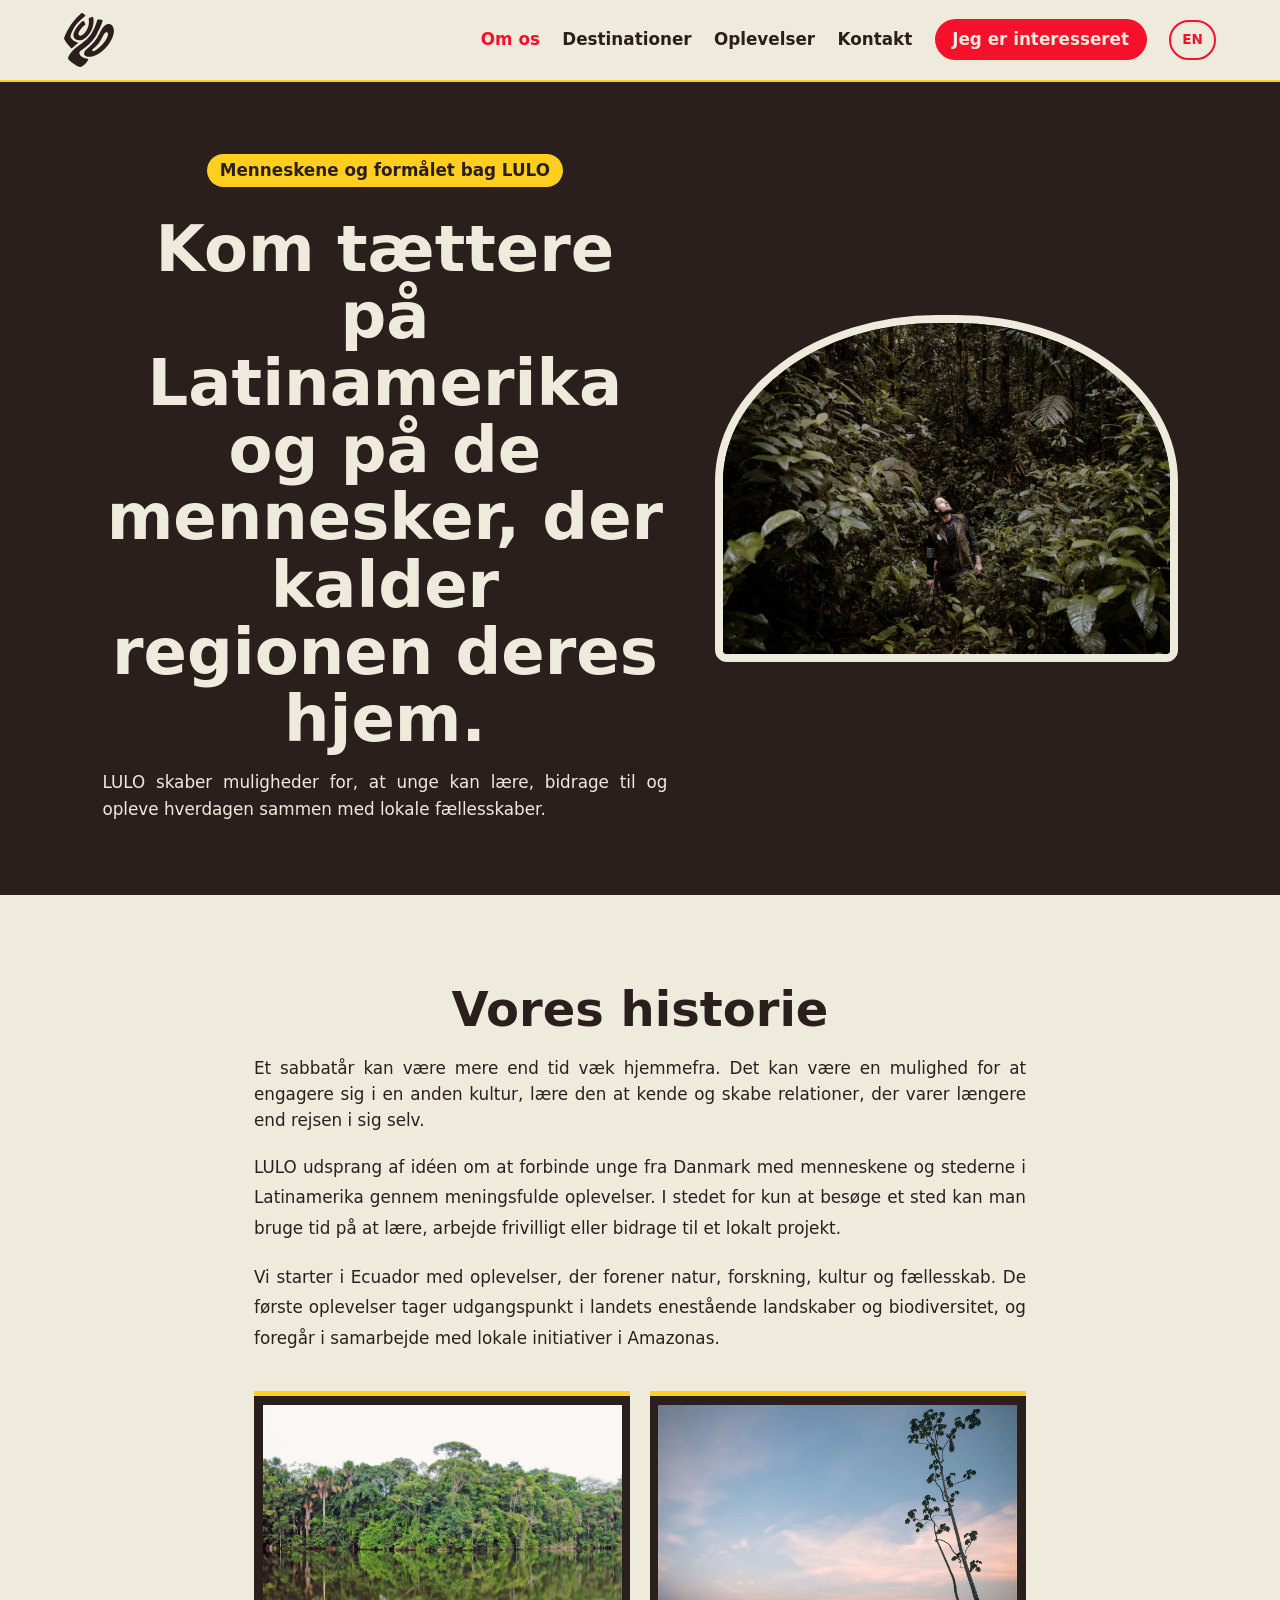
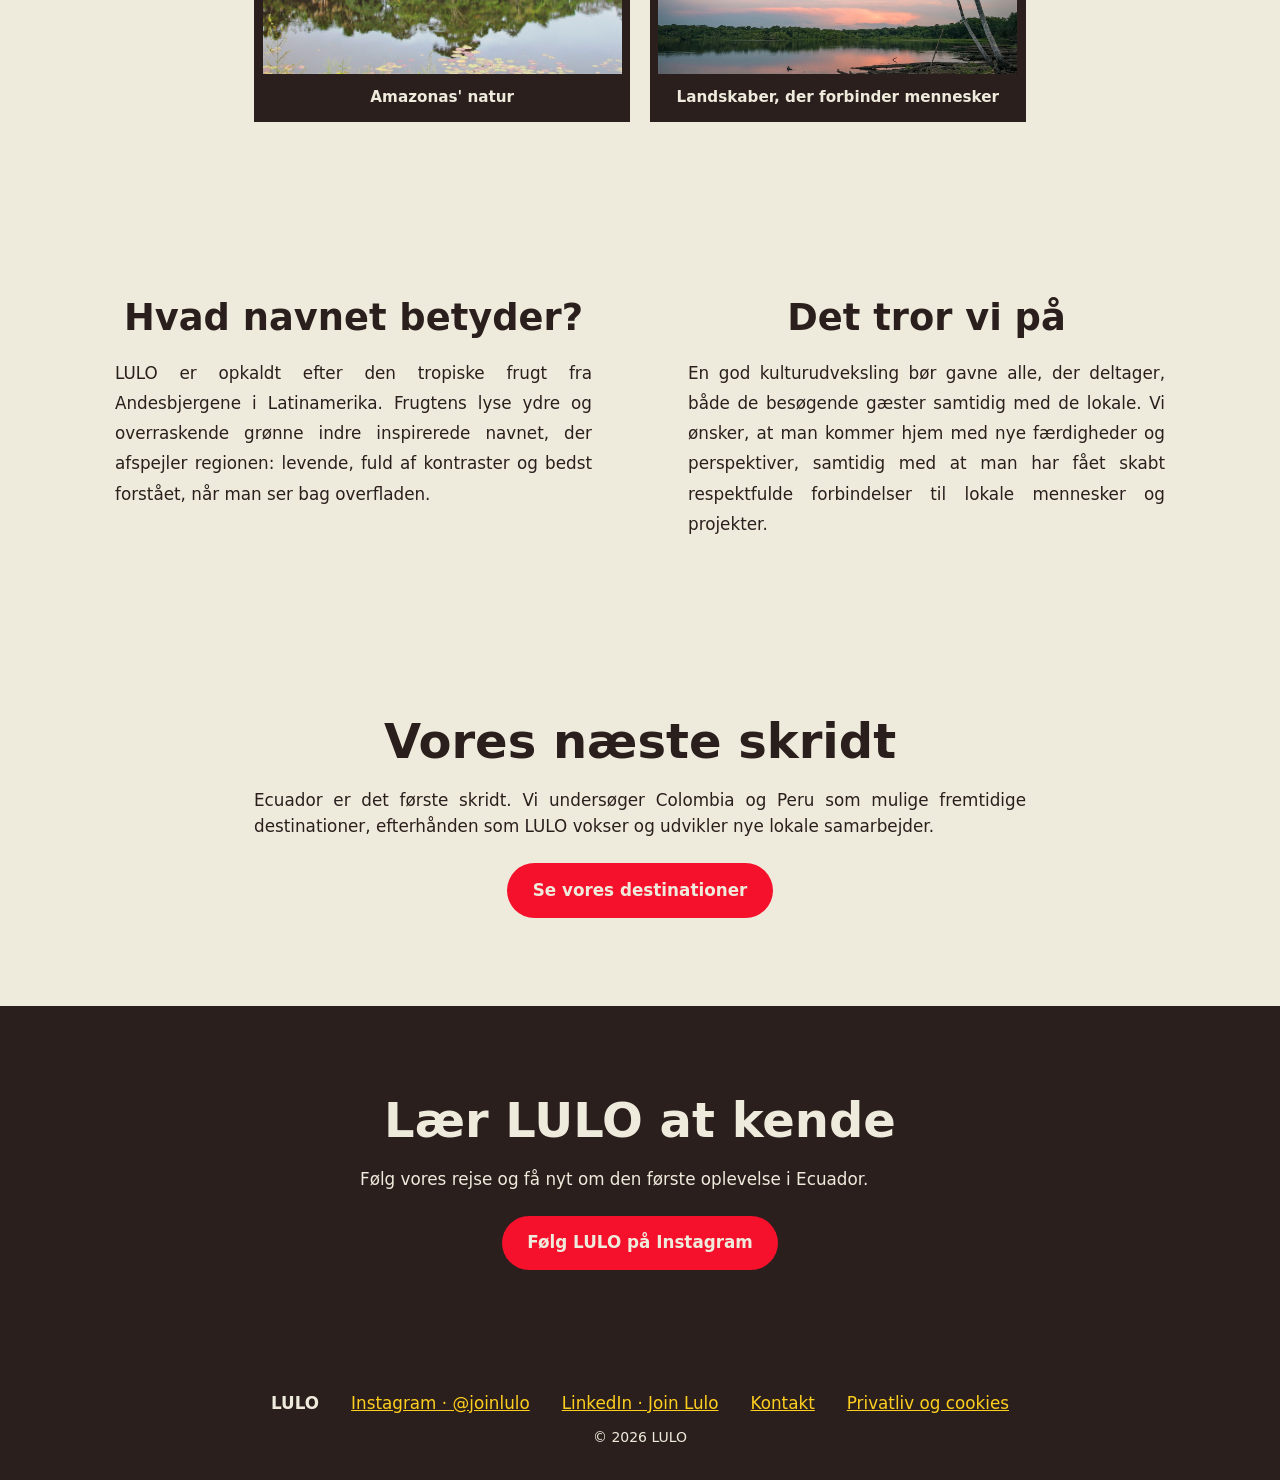
<file: who-we-are.html>
<!DOCTYPE html>
<html lang="da">
<head>
  <meta charset="utf-8">
  <meta name="viewport" content="width=device-width, initial-scale=1">
  <title>Om os | LULO</title>
  <meta name="description" content="Læs om idéen, formålet og værdierne bag LULOs kulturelle oplevelser i Latinamerika.">
  <link rel="stylesheet" href="css/style.css">
  <link rel="icon" type="image/svg+xml" href="assets/lulo-logo-dark.svg">
  <link rel="icon" type="image/svg+xml" href="assets/lulo-logo-white.svg" media="(prefers-color-scheme: dark)">
</head>
<body>
  <a class="skip-link" href="#top">Gå til hovedindhold</a>
  <!-- Shared site navigation. -->
  <header class="nav">
    <a class="logo" href="index.html#top" aria-label="LULO – forsiden">
      <img src="assets/lulo-logo-brown.svg" alt="LULO">
    </a>
    <button class="nav-toggle" type="button" aria-label="Åbn menu" aria-expanded="false" aria-controls="primary-navigation">
      <span></span><span></span><span></span>
    </button>
    <nav id="primary-navigation" aria-label="Hovednavigation" lang="da">
      <a href="who-we-are.html" aria-current="page">Om os</a>
      <a href="index.html#destinations">Destinationer</a>
      <a href="index.html#experiences">Oplevelser</a>
      <a href="contact.html">Kontakt</a>
      <a class="btn small" href="index.html#interest">Jeg er interesseret</a>
      <button class="language-toggle" type="button" aria-label="Switch language to English">EN</button>
    </nav>
  </header>

  <main id="top">
    <section class="story-hero">
      <div class="story-hero-copy">
        <p class="tag">Menneskene og formålet bag LULO</p>
        <h1>Kom tættere på Latinamerika og på de mennesker, der kalder regionen deres hjem.</h1>
        <p>LULO skaber muligheder for, at unge kan lære, bidrage til og opleve hverdagen sammen med lokale fællesskaber.</p>
      </div>
      <img src="assets/frontpage/product/rainforest-explorer.webp" alt="En person udforsker den ecuadorianske regnskov" fetchpriority="high">
    </section>

    <section class="sec story-content">
      <h2>Vores historie</h2>
      <p class="lead">Et sabbatår kan være mere end tid væk hjemmefra. Det kan være en mulighed for at engagere sig i en anden kultur, lære den at kende og skabe relationer, der varer længere end rejsen i sig selv.</p>
      <p>LULO udsprang af idéen om at forbinde unge fra Danmark med menneskene og stederne i Latinamerika gennem meningsfulde oplevelser. I stedet for kun at besøge et sted kan man bruge tid på at lære, arbejde frivilligt eller bidrage til et lokalt projekt.</p>
      <p>Vi starter i Ecuador med oplevelser, der forener natur, forskning, kultur og fællesskab. De første oplevelser tager udgangspunkt i landets enestående landskaber og biodiversitet, og foregår i samarbejde med lokale initiativer i Amazonas.</p>
      <div class="story-photo-strip" role="group" aria-label="Eksempler på natur og fællesskab i Ecuador">
        <figure class="theme-photo">
          <img src="assets/lulo-photos/forest-lagoon.jpg" alt="En stille lagune omgivet af tæt regnskov" loading="lazy" decoding="async">
          <figcaption>Amazonas' natur</figcaption>
        </figure>
        <figure class="theme-photo">
          <img src="assets/lulo-photos/amazon-sunset.jpg" alt="Solnedgang over Amazonas' skov og flod" loading="lazy" decoding="async">
          <figcaption>Landskaber, der forbinder mennesker</figcaption>
        </figure>
      </div>
    </section>

    <section class="sec alt">
      <div class="story-two-column">
        <div>
          <h2>Hvad navnet betyder?</h2>
          <p>LULO er opkaldt efter den tropiske frugt fra Andesbjergene i Latinamerika. Frugtens lyse ydre og overraskende grønne indre inspirerede navnet, der afspejler regionen: levende, fuld af kontraster og bedst forstået, når man ser bag overfladen.</p>
        </div>
        <div>
          <h2>Det tror vi på</h2>
          <p>En god kulturudveksling bør gavne alle, der deltager, både de besøgende gæster samtidig med de lokale. Vi ønsker, at man kommer hjem med nye færdigheder og perspektiver, samtidig med at man har fået skabt respektfulde forbindelser til lokale mennesker og projekter.</p>
        </div>
      </div>
    </section>

    <section class="sec story-content">
      <h2>Vores næste skridt</h2>
      <p class="lead">Ecuador er det første skridt. Vi undersøger Colombia og Peru som mulige fremtidige destinationer, efterhånden som LULO vokser og udvikler nye lokale samarbejder.</p>
      <a class="btn" href="index.html#destinations">Se vores destinationer</a>
    </section>

    <section class="sec dark" id="interest">
      <div class="form-wrap">
        <h2>Lær LULO at kende</h2>
        <p class="lead">Følg vores rejse og få nyt om den første oplevelse i Ecuador.</p>
        <a class="btn yellow" href="https://www.instagram.com/joinlulo/" target="_blank" rel="noopener noreferrer">Følg LULO på Instagram</a>
      </div>
    </section>
  </main>

  <footer class="footer">
    <strong>LULO</strong>
    <a href="https://www.instagram.com/joinlulo/" target="_blank" rel="noopener noreferrer" aria-label="Følg LULO på Instagram, @joinlulo">Instagram · @joinlulo</a>
    <a href="https://www.linkedin.com/company/luloconnect/about/?viewAsMember=true" target="_blank" rel="noopener noreferrer" aria-label="LULO på LinkedIn">LinkedIn · Join Lulo</a>
    <a href="contact.html">Kontakt</a>
    <a href="privacy.html">Privatliv og cookies</a>
    <small>© 2026 LULO</small>
  </footer>

  <script src="js/main.js"></script>
  <script src="js/language.js"></script>
</body>
</html>
</file>
<file: css/style.css>
/*
  Cores e letra principais do site.
  Ao alterar estes valores, as cores usadas em várias secções atualizam-se juntas.
*/
:root {
  --blackish-brown: #2B1F1D;
  --soft-white: #EEEBDC;
  --golden-yellow: #FFCF1F;
  --punchy-red: #F5102C;
  --wine: var(--blackish-brown);
  --wine-dark: var(--blackish-brown);
  --yellow: var(--golden-yellow);
  --cream: var(--soft-white);
  --cream-shade: var(--soft-white);
  --font: system-ui, -apple-system, BlinkMacSystemFont, "Segoe UI", sans-serif;
}

/* Regras base partilhadas por toda a página. */
* {
  box-sizing: border-box;
  margin: 0;
}

html {
  scroll-behavior: smooth;
}

body {
  font-family: var(--font);
  background: var(--cream);
  color: var(--wine-dark);
  line-height: 1.6;
  font-size: 1.05rem;
}

a {
  color: var(--punchy-red);
}

/* Lets keyboard users skip repeated navigation and reach page content. */
.skip-link {
  position: fixed;
  top: .75rem;
  left: .75rem;
  z-index: 30;
  padding: .65rem 1rem;
  transform: translateY(-160%);
  background: var(--cream);
  color: var(--wine);
  font-weight: 700;
}

.skip-link:focus {
  transform: translateY(0);
}

/* Contorno visível quando se navega com teclado. */
:focus-visible {
  outline: 3px solid var(--punchy-red);
  outline-offset: 3px;
}

/* Barra de navegação fixa no topo; o JavaScript pode escondê-la no scroll. */
.nav {
  position: sticky;
  top: 0;
  z-index: 10;
  display: flex;
  justify-content: space-between;
  align-items: center;
  padding: .8rem 5vw;
  background: var(--cream);
  border-bottom: 2px solid var(--yellow);
  transition: transform .25s ease;
  will-change: transform;
}

/* Esta classe é adicionada pelo JavaScript quando a página desce. */
.nav.nav-hidden {
  transform: translateY(calc(-100% - 2px));
}

/* Mostra novamente a barra quando o utilizador navega com teclado. */
.nav:focus-within {
  transform: translateY(0);
}

.logo {
  display: inline-flex;
  align-items: center;
  text-decoration: none;
  line-height: 0;
}

.logo img {
  display: block;
  width: auto;
  height: 54px;
  max-width: 60px;
  object-fit: contain;
}

.nav nav {
  display: flex;
  gap: 1.4rem;
  align-items: center;
}

.nav nav a {
  text-decoration: none;
  font-weight: 600;
}

.nav nav a:not(.btn) {
  color: var(--blackish-brown);
}

.nav nav a:not(.btn):hover,
.nav nav a:not(.btn):focus-visible,
.nav nav a:not(.btn):active,
.nav nav a:not(.btn)[aria-current="page"] {
  color: var(--punchy-red);
}

/* Compact language switcher shown beside the navigation links. */
.language-toggle {
  min-width: 44px;
  min-height: 40px;
  padding: .35rem .7rem;
  border: 2px solid var(--punchy-red);
  border-radius: 999px;
  background: transparent;
  color: var(--punchy-red);
  font: inherit;
  font-size: .85rem;
  font-weight: 800;
  cursor: pointer;
}

.language-toggle:hover {
  background: var(--wine);
  color: var(--cream);
}

.nav-toggle {
  display: none;
  width: 44px;
  height: 44px;
  padding: 0;
  border: 2px solid var(--punchy-red);
  border-radius: 50%;
  background: transparent;
  color: var(--punchy-red);
  cursor: pointer;
}

.nav-toggle span {
  display: block;
  width: 19px;
  height: 2px;
  margin: 0;
  border-radius: 2px;
  background: currentColor;
  transition: transform .2s ease, opacity .2s ease;
}

/* Estilo partilhado pelos botões e respetivas variações. */
.btn {
  display: inline-block;
  background: var(--punchy-red);
  color: var(--soft-white);
  font: inherit;
  font-weight: 700;
  padding: .85rem 1.6rem;
  border-radius: 999px;
  border: 0;
  text-decoration: none;
  cursor: pointer;
}

.btn:hover {
  background: var(--wine-dark);
}

.btn.small {
  padding: .45rem 1.1rem;
}

.btn.yellow {
  background: var(--punchy-red);
  color: var(--soft-white);
}

.btn.yellow:hover {
  background: var(--blackish-brown);
}

/* Primeira secção da página. */
.hero {
  position: relative;
  display: grid;
  grid-template-columns: minmax(0, 1fr);
  align-items: center;
  min-height: min(92vh, 850px);
  padding: 4rem 5vw;
  background: var(--wine);
  color: var(--cream);
  overflow: hidden;
  text-align: left;
}

/* Escurece ligeiramente o vídeo para o texto do hero continuar legível. */
.hero::before {
  content: "";
  position: absolute;
  inset: 0;
  z-index: 1;
  background: linear-gradient(90deg, rgb(43 31 29 / 82%), rgb(43 31 29 / 38%)),
    linear-gradient(0deg, rgb(43 31 29 / 28%), transparent);
  pointer-events: none;
}

.hero-text {
  position: relative;
  z-index: 2;
  width: 100%;
  max-width: 1000px;
}

.hero:fullscreen {
  width: 100vw;
  height: 100vh;
  min-height: 100vh;
  grid-template-columns: minmax(0, 1fr);
}

.hero-fullscreen {
  position: absolute;
  right: 1.25rem;
  bottom: 1.25rem;
  z-index: 3;
  display: grid;
  place-items: center;
  width: 44px;
  height: 44px;
  border: 2px solid var(--cream);
  border-radius: 50%;
  background: var(--wine);
  color: var(--cream);
  font: inherit;
  font-size: 1.7rem;
  line-height: 1;
  cursor: pointer;
}

.hero-fullscreen:hover {
  background: var(--yellow);
  color: var(--wine-dark);
}

.hero h1 {
  max-width: 100%;
  font-size: clamp(3rem, 8.5vw, 6rem);
  line-height: 1.06;
  font-weight: 800;
  margin-bottom: 1.4rem;
  text-align: left;
}

.hero p {
  font-size: 1.05rem;
  max-width: 34ch;
  margin: 0 0 2rem;
  text-align: left;
}

.hero .btn {
  background: var(--punchy-red);
  color: var(--soft-white);
}

.hero .btn:hover {
  background: var(--blackish-brown);
}

/* Vídeo do Equador no hero; só começa a carregar quando o visitante carrega em play. */
.hero-video {
  position: absolute;
  inset: 0;
  z-index: 0;
  display: block;
  width: 100%;
  height: 100%;
  object-fit: cover;
  background: var(--blackish-brown);
}

/* Espaçamento e largura comuns às secções de conteúdo. */
.sec {
  padding: 5.5rem 5vw;
}

/* Center the site's written content while retaining each layout's structure. */
main,
.footer {
  text-align: center;
}

/* Justifica os parágrafos sem alterar o alinhamento dos títulos e rótulos. */
main p:not(.tag):not(.tagline):not(.what-tagline):not(.destination-status) {
  text-align: justify;
}

.product-category-copy,
.product-landscape figcaption,
.facts dt,
.facts dd {
  text-align: center;
}

.ticks {
  display: table;
  margin-inline: auto;
  text-align: left;
}

.destination-card {
  align-items: center;
}

.steps li:nth-child(odd) {
  text-align: center;
}

.footer {
  justify-content: center;
}

.sec > h2,
.sec > .lead,
.sec > .grid,
.sec > .steps,
.product,
.form-wrap {
  max-width: 1050px;
  margin-inline: auto;
}

.sec h2 {
  font-size: clamp(1.9rem, 4vw, 3rem);
  line-height: 1.1;
  font-weight: 800;
  margin-bottom: 1.2rem;
}

.lead {
  font-size: 1.05rem;
  max-width: 62ch;
  margin-inline: auto;
  line-height: 1.55;
}

.what-copy {
  max-width: 1050px;
  margin-inline: auto;
}

.what-copy .lead {
  margin-inline: auto;
}

.what-tagline {
  max-width: 62ch;
  margin: -.7rem auto 1rem;
  color: var(--wine);
  font-size: 1.4rem;
  font-weight: 700;
  line-height: 1.3;
  text-align: center;
}

/* Tre billeder viser de vigtigste temaer i LULOs oplevelser. */
.theme-gallery {
  display: grid;
  grid-template-columns: repeat(auto-fit, minmax(210px, 1fr));
  gap: 1.2rem;
  max-width: 1050px;
  margin: 2.2rem auto 0;
}

.theme-photo {
  min-width: 0;
  overflow: hidden;
  border-top: 5px solid var(--golden-yellow);
  padding: .55rem;
  background: var(--blackish-brown);
  color: var(--soft-white);
}

.theme-photo img {
  display: block;
  width: 100%;
  aspect-ratio: 4 / 3;
  object-fit: cover;
}

.intro-theme-gallery .theme-photo:first-child img {
  object-position: center 18%;
}

.theme-photo figcaption {
  padding: .7rem .4rem .25rem;
  font-size: .95rem;
  font-weight: 700;
  text-align: center;
}

/* Fundos alternativos usados para separar visualmente as secções. */
.alt {
  background: var(--cream-shade);
}

.dark {
  background: var(--wine-dark);
  color: var(--cream);
}

.dark a:not(.btn) {
  color: var(--golden-yellow);
}

/* Grelhas de cartões para diferentes conteúdos. */
.grid {
  display: grid;
  gap: 1.4rem;
  margin-top: 2.2rem;
}

.grid.four {
  grid-template-columns: repeat(auto-fit, minmax(210px, 1fr));
}

.grid.three {
  grid-template-columns: repeat(auto-fit, minmax(260px, 1fr));
}

.card {
  background: var(--cream);
  border-left: 6px solid var(--yellow);
  padding: 1.5rem;
}

.alt .card {
  border-left-color: var(--wine);
}

/* Cards for current and planned LULO destinations. */
.destination-card {
  display: flex;
  flex-direction: column;
  align-items: flex-start;
  min-height: 230px;
}

.destination-status {
  margin-bottom: .65rem;
  color: var(--wine);
  font-size: .78rem;
  font-weight: 800;
  letter-spacing: .08em;
  text-transform: uppercase;
}

.card.destination-card h3 {
  font-size: 1.5rem;
}

.destination-card a {
  margin-top: auto;
  padding-top: 1rem;
  color: var(--punchy-red);
  font-weight: 800;
}

.destination-card-upcoming {
  background: var(--cream);
}

.why-copy {
  max-width: 1050px;
  margin-inline: auto;
}

.why-copy h3 {
  max-width: 45ch;
  margin-inline: auto;
  margin-bottom: 1.25rem;
  font-size: 1.4rem;
  line-height: 1.3;
}

.why-copy p {
  max-width: 75ch;
  margin-inline: auto;
  margin-top: 1rem;
  line-height: 1.7;
}

/* Introductory banner and long-form sections on the Who We Are page. */
.story-hero {
  display: grid;
  grid-template-columns: 1.1fr .9fr;
  align-items: center;
  gap: 3rem;
  padding: 4.5rem 8vw;
  background: var(--wine);
  color: var(--cream);
}

.story-hero-copy h1 {
  max-width: 15ch;
  margin: .8rem 0 1rem;
  font-size: clamp(2.4rem, 5vw, 4.5rem);
  line-height: 1.05;
}

.story-hero-copy > p:last-child {
  max-width: 55ch;
  margin-inline: auto;
  font-size: 1.05rem;
}

.story-hero img {
  display: block;
  width: 100%;
  max-height: 430px;
  aspect-ratio: 4 / 3;
  object-fit: cover;
  border: 8px solid var(--cream);
  border-radius: 48% 48% 12px 12px;
}

.story-content {
  max-width: 900px;
  margin-inline: auto;
}

.story-content > p:not(.lead) {
  max-width: 75ch;
  margin: 1.2rem auto 0;
  line-height: 1.8;
}

.story-content > .lead {
  max-width: 75ch;
}

.story-subtitle {
  margin: -.5rem 0 1rem;
  font-size: 1.4rem;
  line-height: 1.3;
}

.story-two-column {
  display: grid;
  grid-template-columns: repeat(2, minmax(0, 1fr));
  gap: 6rem;
  max-width: 1050px;
  margin-inline: auto;
  container-type: inline-size;
}

.story-two-column p {
  max-width: none;
  margin: .8rem 0 0;
  line-height: 1.8;
}

.story-two-column h2 {
  white-space: nowrap;
  font-size: clamp(1rem, calc(1rem + 1vw), 2rem);
  font-size: clamp(1.25rem, calc(4cqi - .25rem), 2.3rem);
}

.story-content .btn {
  margin-top: 1.5rem;
}

.card h3 {
  font-size: 1.25rem;
  margin-bottom: .4rem;
}

.experience-photo {
  display: block;
  width: 100%;
  aspect-ratio: 4 / 3;
  margin-bottom: 1rem;
  object-fit: cover;
}

.story-photo-strip {
  display: grid;
  grid-template-columns: repeat(2, minmax(0, 1fr));
  gap: 1.2rem;
  max-width: 900px;
  margin: 2.4rem auto 0;
}

/* Conteúdo da experiência no Equador e respetivos detalhes. */
.product {
  display: grid;
  grid-template-columns: 1.4fr 1fr;
  gap: 3rem;
  align-items: start;
}

.tag {
  display: inline-block;
  background: var(--yellow);
  color: var(--wine-dark);
  font-weight: 700;
  padding: .2rem .8rem;
  border-radius: 999px;
  margin-bottom: 1rem;
}

.tagline {
  margin: -.7rem 0 1rem;
  color: var(--yellow);
  font-size: 1.05rem;
  font-weight: 700;
}

.product-highlights {
  display: grid;
  grid-template-columns: repeat(3, minmax(0, 1fr));
  gap: 1.2rem;
  max-width: 1050px;
  margin: 3rem auto 0;
}

.product-category {
  display: flex;
  min-width: 0;
  flex-direction: column;
  overflow: hidden;
  border-top: 6px solid var(--yellow);
  background: var(--cream);
  color: var(--wine-dark);
}

.product-category img {
  display: block;
  width: 100%;
  aspect-ratio: 16 / 10;
  object-fit: cover;
}

.product-category-copy {
  flex: 1;
  padding: 1.25rem;
}

.product-category h3 {
  margin-bottom: .55rem;
  font-size: 1.3rem;
  line-height: 1.2;
}

.product-landscapes {
  display: grid;
  grid-template-columns: repeat(2, minmax(0, 1fr));
  gap: 1.2rem;
  max-width: 1050px;
  margin: 1.2rem auto 0;
}

.product-landscape {
  min-width: 0;
  overflow: hidden;
  border: 2px solid var(--cream);
  background: var(--cream);
  color: var(--wine-dark);
}

.product-landscape img {
  display: block;
  width: 100%;
  aspect-ratio: 2 / 1;
  object-fit: cover;
}

.product-landscape figcaption {
  padding: .65rem .9rem;
  font-weight: 700;
}

.ticks {
  list-style: none;
  padding: 0;
  margin: 1.6rem 0 2rem;
}

.ticks li {
  padding-left: 1.8rem;
  margin-bottom: .6rem;
  position: relative;
}

/* Pequeno círculo amarelo usado como marcador da lista. */
.ticks li::before {
  content: "";
  position: absolute;
  left: 0;
  top: .55em;
  width: .9rem;
  height: .9rem;
  border-radius: 50%;
  background: var(--yellow);
}

.facts {
  border: 2px solid var(--yellow);
  padding: 1.6rem;
}

.facts dl {
  margin: 0;
}

.fact-item {
  display: grid;
  grid-template-columns: 1.35rem minmax(0, 1fr);
  gap: .6rem 1rem;
  padding: 1rem 0;
  border-bottom: 1px solid rgb(250 244 233 / 18%);
}

.fact-item:first-child {
  padding-top: 0;
}

.fact-item:last-child {
  padding-bottom: 0;
  border-bottom: 0;
}

.fact-icon {
  width: 1.25rem;
  height: 1.25rem;
  margin-top: .15rem;
  fill: none;
  stroke: var(--cream);
  stroke-width: 1.8;
  stroke-linecap: round;
  stroke-linejoin: round;
}

.facts dt {
  color: var(--yellow);
  font-weight: 600;
  line-height: 1.4;
}

.facts dd {
  margin: .35rem 0 0;
}

.fact-description {
  display: flex;
  align-items: baseline;
  justify-content: center;
  gap: .55rem;
}

.fact-check {
  flex: 0 0 auto;
  color: var(--golden-yellow);
  font-size: 1.15em;
  font-weight: 800;
  line-height: 1;
}

/* Linha temporal dos passos em "How it works". */
.steps {
  list-style: none;
  padding: 0;
  display: grid;
  position: relative;
  grid-template-columns: minmax(0, 1fr) 4rem minmax(0, 1fr);
  gap: 1.25rem 0;
  margin-top: 2.2rem;
  counter-reset: step;
}

.steps::before {
  content: "";
  position: absolute;
  top: .5rem;
  bottom: .5rem;
  left: 50%;
  width: 3px;
  background: var(--wine);
  transform: translateX(-50%);
}

.steps li {
  position: relative;
  min-width: 0;
  padding: 1.2rem 1.4rem;
  background: var(--cream-shade);
  counter-increment: step;
}

.steps li:nth-child(1) {
  grid-column: 1;
  grid-row: 1;
}

.steps li:nth-child(2) {
  grid-column: 3;
  grid-row: 2;
}

.steps li:nth-child(3) {
  grid-column: 1;
  grid-row: 3;
}

.steps li:nth-child(4) {
  grid-column: 3;
  grid-row: 4;
}

.steps li:nth-child(odd) {
  border-right: 5px solid var(--wine);
  text-align: center;
}

.steps li:nth-child(even) {
  border-left: 5px solid var(--wine);
}

.steps li::before {
  content: "";
  position: absolute;
  top: 1.55rem;
  z-index: 1;
  width: 1.1rem;
  height: 1.1rem;
  border: 3px solid var(--cream);
  border-radius: 50%;
  background: var(--yellow);
  box-shadow: 0 0 0 2px var(--wine);
}

.steps li:nth-child(odd)::before {
  right: -2.55rem;
}

.steps li:nth-child(even)::before {
  left: -2.55rem;
}

.steps li::after {
  content: "";
  position: absolute;
  top: 2.05rem;
  width: 1.45rem;
  height: 2px;
  background: var(--wine);
}

.steps li:nth-child(odd)::after {
  right: -1.45rem;
}

.steps li:nth-child(even)::after {
  left: -1.45rem;
}

.steps h3::before {
  content: "TRIN " counter(step, decimal-leading-zero);
  display: block;
  color: var(--wine);
  font-size: .72rem;
  letter-spacing: .1em;
  margin-bottom: .35rem;
}

html[lang="en"] .steps h3::before {
  content: "STEP " counter(step, decimal-leading-zero);
}

/* Contacto direto para registar interesse na experiência. */
.form-wrap {
  max-width: 560px;
}

.form-wrap > .btn {
  margin-top: 1.5rem;
}

/* Rodapé com contactos e ligações informativas. */
.footer {
  display: flex;
  flex-wrap: wrap;
  gap: .6rem 2rem;
  align-items: center;
  padding: 2rem 5vw;
  background: var(--wine);
  color: var(--cream);
}

.footer a {
  color: var(--golden-yellow);
}

.footer small {
  flex-basis: 100%;
}

/* Contact details presented as simple, responsive cards. */
.contact-page {
  font-family: var(--font);
}

.contact-page > h1 {
  margin-bottom: 1.2rem;
  font-size: clamp(2rem, 4vw, 3rem);
  font-weight: 800;
  line-height: 1.1;
}

.contact-grid {
  display: grid;
  grid-template-columns: repeat(auto-fit, minmax(220px, 1fr));
  gap: 1.25rem;
  max-width: 1050px;
  margin: 2.5rem auto 0;
}

.contact-form-wrap {
  max-width: 760px;
  margin: 3rem auto 0;
  padding: clamp(1.25rem, 4vw, 2.25rem);
  border: 2px solid var(--blackish-brown);
  background: var(--soft-white);
}

.contact-form-wrap h2 {
  margin-bottom: .6rem;
  font-size: clamp(1.5rem, 3vw, 2rem);
}

.contact-form-intro {
  margin-bottom: 1.5rem;
}

.contact-form {
  display: grid;
  gap: 1rem;
}

.contact-form-field {
  display: grid;
  gap: .4rem;
}

.contact-form-field label {
  font-weight: 700;
}

.contact-form-field input,
.contact-form-field textarea {
  width: 100%;
  border: 1px solid var(--blackish-brown);
  border-radius: 4px;
  padding: .75rem .85rem;
  background: #fff;
  color: var(--blackish-brown);
  font: inherit;
}

.contact-form-field textarea {
  min-height: 140px;
  resize: vertical;
}

.contact-form .btn {
  justify-self: start;
  border: 0;
  cursor: pointer;
}

.contact-form .btn:disabled {
  cursor: wait;
  opacity: .7;
}

.contact-form-privacy,
.contact-form-status {
  font-size: .9rem;
  line-height: 1.5;
}

.form-honeypot {
  display: none;
}

.contact-card {
  display: flex;
  min-height: 170px;
  flex-direction: column;
  align-items: center;
  justify-content: center;
  overflow-wrap: anywhere;
  border-left-color: var(--punchy-red);
}

.contact-card h2 {
  margin-bottom: .6rem;
  font-size: 1.2rem;
  line-height: 1.2;
  font-weight: 400;
}

.contact-card address,
.contact-card p {
  font-style: normal;
  line-height: 1.7;
}

.contact-card a {
  color: var(--blackish-brown);
  font-weight: 400;
  text-decoration-color: transparent;
  transition: color .2s ease, text-decoration-color .2s ease;
}

.contact-card a:hover,
.contact-card a:focus-visible,
.contact-card a:active {
  color: var(--punchy-red);
  text-decoration-color: currentColor;
}

/* Animação de entrada dos elementos marcados com .reveal. */
.js .reveal {
  opacity: 0;
  transform: translateY(22px);
  transition: opacity .6s ease, transform .6s ease;
  transition-delay: calc(var(--i, 0) * 90ms);
}

.js .reveal.in {
  opacity: 1;
  transform: none;
}

/* Reduz movimento para quem o desativou nas definições do sistema. */
@media (prefers-reduced-motion: reduce) {
  html {
    scroll-behavior: auto;
  }

  .nav {
    transition: none;
  }

  .nav-toggle span {
    transition: none;
  }

  .js .reveal {
    opacity: 1;
    transform: none;
    transition: none;
  }
}

/* Ajustes para ecrãs pequenos, como telemóveis. */
@media (min-width: 761px) and (max-width: 900px) {
  .nav-toggle {
    display: flex;
    flex-direction: column;
    align-items: center;
    justify-content: center;
    gap: 5px;
  }

  .nav nav {
    position: absolute;
    top: 100%;
    right: 0;
    left: 0;
    display: none;
    flex-direction: column;
    align-items: stretch;
    gap: 0;
    padding: .45rem 5vw 1rem;
    border-bottom: 2px solid var(--yellow);
    background: var(--cream);
    box-shadow: 0 10px 18px rgb(0 0 0 / 10%);
  }

  .nav.nav-menu-open nav {
    display: flex;
  }

  .nav nav a {
    padding: .7rem 0;
  }

  .nav nav .btn {
    margin-top: .45rem;
    padding: .65rem 1rem;
    text-align: center;
  }

  .language-toggle {
    align-self: center;
    margin-top: .7rem;
  }
}

@media (max-width: 760px) {
  .story-photo-strip {
    grid-template-columns: 1fr;
  }

  .hero,
  .product,
  .story-hero {
    grid-template-columns: 1fr;
  }

  .story-hero {
    gap: 2rem;
    padding: 3.5rem 5vw;
  }

  .story-hero img {
    max-height: 330px;
  }

  .story-two-column {
    grid-template-columns: 1fr;
    gap: 2rem;
  }

  .story-two-column h2 {
    font-size: clamp(1.5rem, 5vw, 2rem);
  }

  .product-highlights,
  .product-landscapes {
    grid-template-columns: 1fr;
  }

  .steps {
    grid-template-columns: 1.5rem minmax(0, 1fr);
    gap: 1.2rem 0;
  }

  .steps::before {
    left: .75rem;
    transform: none;
  }

  .steps li:nth-child(n) {
    grid-column: 2;
    grid-row: auto;
    border-right: 0;
    border-left: 5px solid var(--wine);
    text-align: center;
  }

  .steps li::before {
    right: auto;
    left: -1.3rem;
  }

  .steps li::after {
    right: auto;
    left: -.75rem;
    width: .75rem;
  }

  .hero {
    min-height: min(92vh, 850px);
    padding: 3.5rem 5vw;
  }

  .hero h1 {
    font-size: clamp(2.6rem, 10vw, 4rem);
  }

  .logo img {
    height: 38px;
  }

  /* O menu compacto abre os links quando o visitante toca no botão. */
  .nav-toggle {
    display: flex;
    flex-direction: column;
    align-items: center;
    justify-content: center;
    gap: 5px;
  }

  .nav-toggle[aria-expanded="true"] span:first-child {
    transform: translateY(6px) rotate(45deg);
  }

  .nav-toggle[aria-expanded="true"] span:nth-child(2) {
    opacity: 0;
  }

  .nav-toggle[aria-expanded="true"] span:last-child {
    transform: translateY(-6px) rotate(-45deg);
  }

  .nav nav {
    position: absolute;
    top: 100%;
    right: 0;
    left: 0;
    display: none;
    flex-direction: column;
    align-items: stretch;
    gap: 0;
    padding: .45rem 5vw 1rem;
    border-bottom: 2px solid var(--yellow);
    background: var(--cream);
    box-shadow: 0 10px 18px rgb(0 0 0 / 10%);
  }

  .nav.nav-menu-open nav {
    display: flex;
  }

  .nav nav a {
    padding: .7rem 0;
  }

  .nav nav .btn {
    margin-top: .45rem;
    padding: .65rem 1rem;
    text-align: center;
  }

  .language-toggle {
    align-self: center;
    margin-top: .7rem;
  }

  .sec {
    padding: 3.5rem 5vw;
  }

}
</file>
